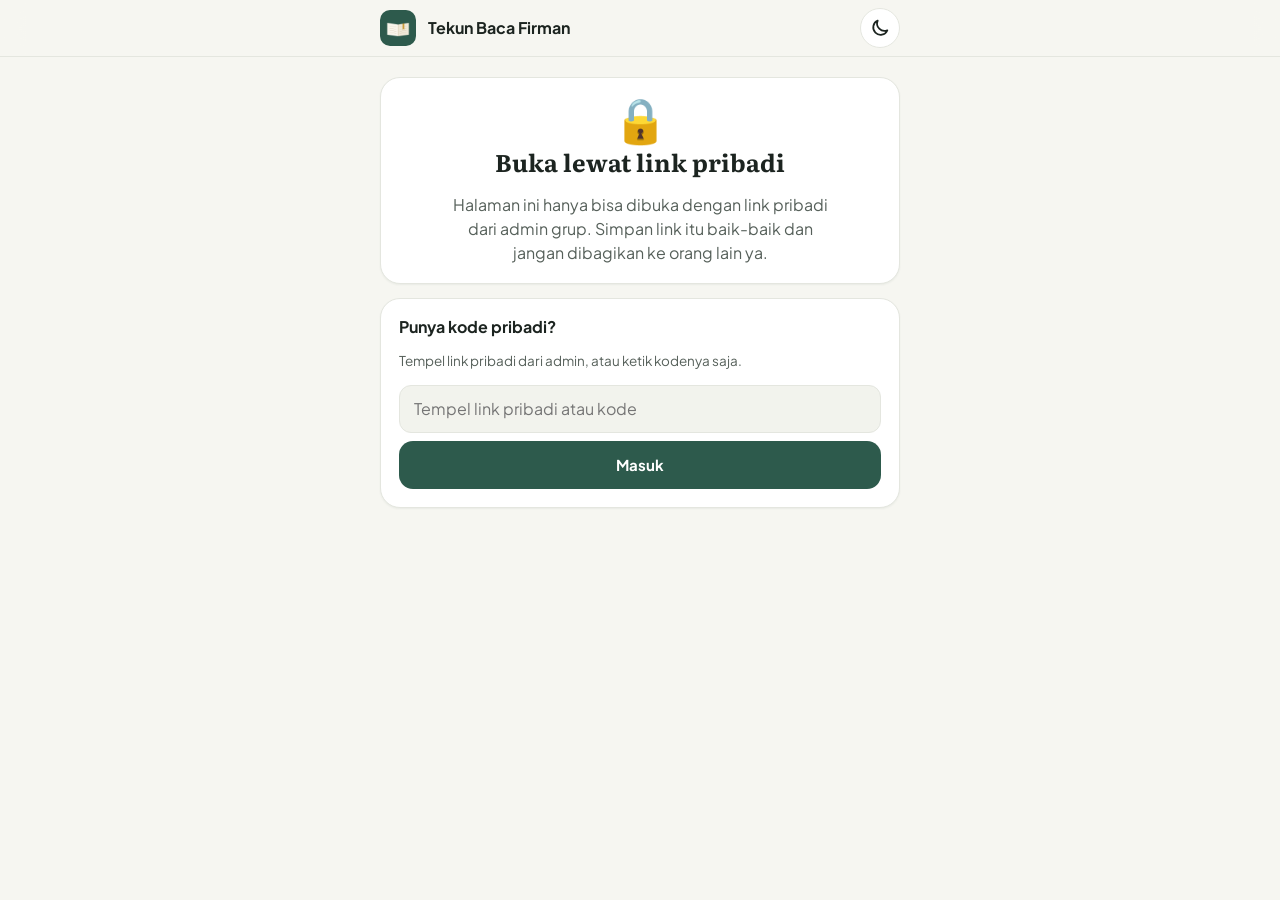
<file: index.html>
<!DOCTYPE html>
<html lang="id">
<head>
  <meta charset="utf-8">
  <meta name="viewport" content="width=device-width, initial-scale=1, viewport-fit=cover">
  <title>Tekun Baca Firman</title>
  <meta name="description" content="Lapor progres baca Alkitab bersama">
  <meta name="robots" content="noindex">
  <meta name="theme-color" content="#1e3d33">
  <meta name="apple-mobile-web-app-capable" content="yes">
  <meta name="mobile-web-app-capable" content="yes">
  <meta name="apple-mobile-web-app-title" content="Baca Firman">
  <meta name="apple-mobile-web-app-status-bar-style" content="default">
  <link rel="manifest" href="manifest.webmanifest">
  <link rel="icon" type="image/png" href="assets/icon-192.png">
  <link rel="apple-touch-icon" href="assets/apple-touch-icon.png">
  <link rel="preconnect" href="https://fonts.googleapis.com">
  <link rel="preconnect" href="https://fonts.gstatic.com" crossorigin>
  <link rel="stylesheet" href="https://fonts.googleapis.com/css2?family=Literata:opsz,wght@7..72,400;7..72,600&amp;family=Plus+Jakarta+Sans:wght@400;600;700&amp;display=swap">
  <link rel="stylesheet" href="assets/style.css?v=6.3">
  <link rel="stylesheet" href="assets/anggota.css?v=6.3">
  <script>try { var t = localStorage.getItem('tbf_theme'); if (t === 'dark' || t === 'light') document.documentElement.setAttribute('data-theme', t); } catch (e) {}</script>
</head>
<body class="anggota">
  <div id="demo-banner" class="demo-banner" hidden></div>
  <header class="topbar">
    <div class="wrap">
      <div class="brand"><img class="brand-mark" src="assets/icon-192.png" alt="">
        <span class="brand-txt"><span id="hello">Tekun Baca Firman</span><small id="group-name" hidden></small></span></div>
      <div class="top-right">
        <button class="icon-btn theme-btn" type="button" data-act="theme" aria-label="Ganti tema"></button>
        <button id="acct-btn" class="acct-btn" type="button" aria-haspopup="menu" aria-expanded="false" aria-label="Menu akun" hidden></button>
      </div>
    </div>
  </header>

  <main id="app" class="wrap"><div class="loading">Memuat…</div></main>

  <div id="actionbar" class="actionbar" role="region" aria-label="Laporkan bacaan"></div>
  <div id="toast" class="toast" role="status" aria-live="polite"></div>

  <script src="config.js?v=6.3"></script>
  <script src="assets/common.js?v=6.3"></script>
  <script src="assets/app.js?v=6.3"></script>
</body>
</html>
</file>
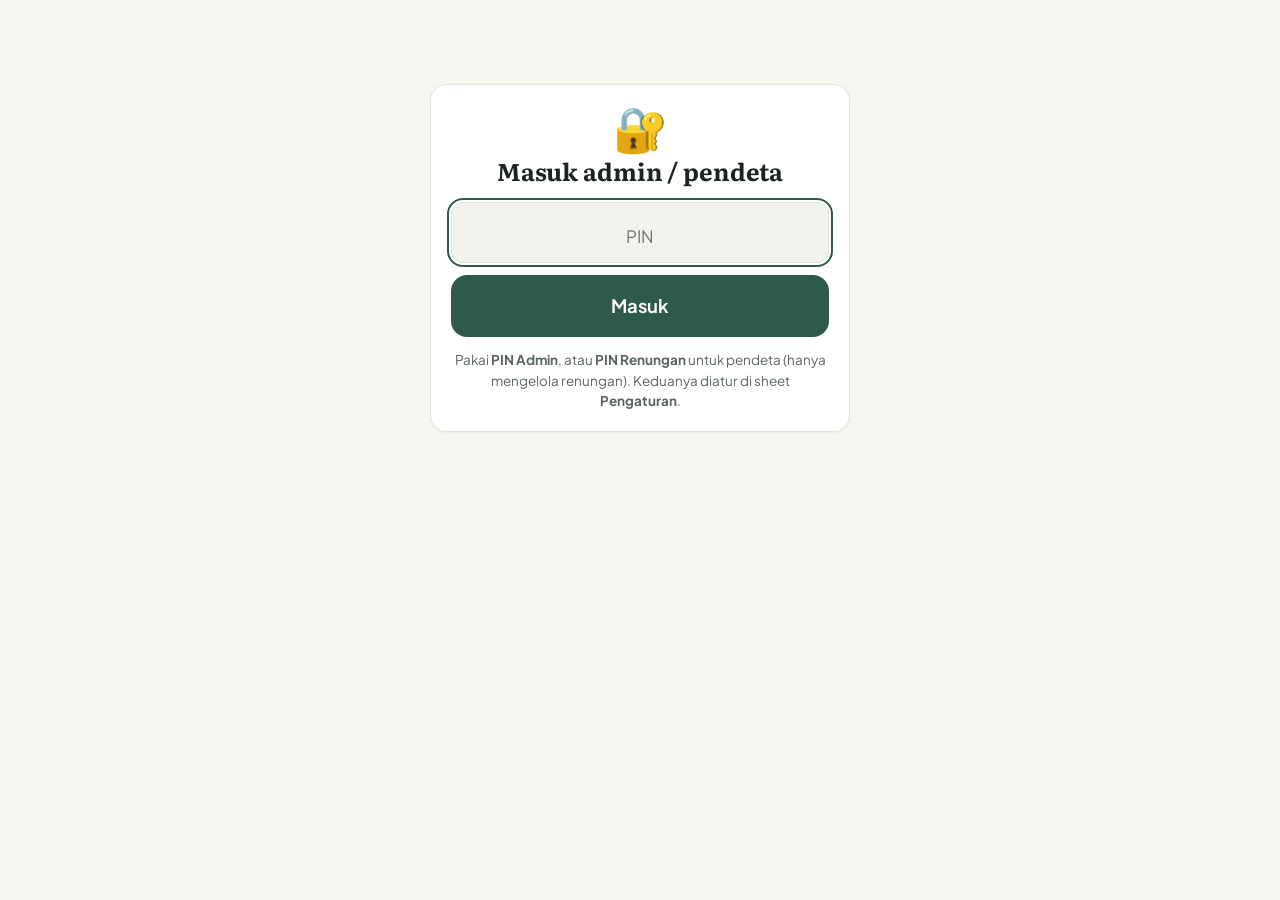
<file: admin.html>
<!DOCTYPE html>
<html lang="id">
<head>
  <meta charset="utf-8">
  <meta name="viewport" content="width=device-width, initial-scale=1, viewport-fit=cover">
  <title>Admin · Tekun Baca Firman</title>
  <meta name="robots" content="noindex">
  <meta name="theme-color" content="#1e3d33">
  <meta name="apple-mobile-web-app-capable" content="yes">
  <meta name="apple-mobile-web-app-title" content="Admin Baca">
  <link rel="icon" type="image/png" href="assets/icon-192.png">
  <link rel="apple-touch-icon" href="assets/apple-touch-icon.png">
  <link rel="preconnect" href="https://fonts.googleapis.com">
  <link rel="preconnect" href="https://fonts.gstatic.com" crossorigin>
  <link rel="stylesheet" href="https://fonts.googleapis.com/css2?family=Literata:opsz,wght@7..72,500;7..72,600&amp;family=Plus+Jakarta+Sans:wght@400;500;600;700&amp;display=swap">
  <link rel="stylesheet" href="assets/style.css?v=6.3">
  <link rel="stylesheet" href="assets/admin.css?v=6.3">
  <script>try { if (localStorage.getItem('tbf_side_mini') === '1') document.documentElement.classList.add('side-mini'); var t = localStorage.getItem('tbf_theme'); if (t === 'dark' || t === 'light') document.documentElement.setAttribute('data-theme', t); } catch (e) {}</script>
</head>
<body class="admin">
  <div id="demo-banner" class="demo-banner" hidden></div>
  <div class="adm">
    <aside id="side" class="side" hidden aria-label="Menu admin">
      <div class="side-brand">
        <img class="brand-mark" src="assets/icon-192.png" alt="">
        <div class="side-label"><span id="side-name">Tekun Baca Firman</span><small id="side-role">Admin</small></div>
      </div>
      <nav id="side-nav" class="side-nav"></nav>
      <div class="side-foot">
        <a class="side-link" href="./" title="Halaman anggota">
          <svg viewBox="0 0 24 24" aria-hidden="true"><path d="M4 11.5 12 5l8 6.5M6.5 10v9h11v-9"/></svg><span class="side-label">Halaman anggota</span></a>
        <button class="side-link" type="button" data-act="logout" title="Keluar">
          <svg viewBox="0 0 24 24" aria-hidden="true"><path d="M15 4h3a2 2 0 0 1 2 2v12a2 2 0 0 1-2 2h-3M10 16l-4-4 4-4M6 12h10"/></svg><span class="side-label">Keluar</span></button>
        <button class="side-link" type="button" data-act="theme" data-label aria-label="Ganti tema"></button>
        <button class="side-link side-toggle" type="button" data-act="side-toggle" aria-expanded="true" title="Ciutkan menu">
          <svg viewBox="0 0 24 24" aria-hidden="true"><rect x="3.5" y="4.5" width="17" height="15" rx="3"/><path d="M9.5 4.5v15M15.5 10l-2 2 2 2"/></svg><span class="side-label">Ciutkan menu</span></button>
      </div>
    </aside>

    <div class="adm-main">
      <header class="topbar">
        <div class="wrap">
          <div class="brand"><img class="brand-mark" src="assets/icon-192.png" alt=""><span id="group-name">Tekun Baca Firman</span><span class="tag">Admin</span></div>
          <div id="admin-tools" class="top-tools" hidden>
            <span id="sync" class="sync" hidden aria-live="polite"><i aria-hidden="true"></i><span>Memperbarui</span></span>
            <span id="updated" class="updated" aria-live="polite"></span>
            <button class="icon-btn ghost theme-btn" type="button" data-act="theme" aria-label="Ganti tema"></button>
            <button id="btn-refresh" class="icon-btn ghost" type="button" aria-label="Muat ulang data" title="Muat ulang">
              <svg viewBox="0 0 24 24"><path d="M20 12a8 8 0 1 1-2.34-5.66M20 4v5h-5"/></svg></button>
            <button id="btn-logout" class="icon-btn ghost" type="button" data-act="logout" aria-label="Keluar" title="Keluar">
              <svg viewBox="0 0 24 24"><path d="M15 4h3a2 2 0 0 1 2 2v12a2 2 0 0 1-2 2h-3M10 16l-4-4 4-4M6 12h10"/></svg></button>
          </div>
        </div>
      </header>
      <div id="daybar" class="dayhead" hidden></div>
      <main id="app" class="wrap"><div class="loading">Memuat…</div></main>
    </div>
  </div>

  <div id="rbar" class="rbar" hidden></div>
  <nav id="bottomnav" class="bottomnav" hidden aria-label="Menu admin"></nav>
  <div id="toast" class="toast" role="status" aria-live="polite"></div>

  <script src="config.js?v=6.3"></script>
  <script src="assets/common.js?v=6.3"></script>
  <script src="assets/admin.js?v=6.3"></script>
</body>
</html>
</file>
<file: assets/style.css>
/* Tekun Baca Firman — tampilan (mobile-first) */
:root {
  --bg: #f5f0e6;
  --surface: #fffdf8;
  --surface-2: #f8f3e9;
  --ink: #1c2420;
  --muted: #6b6f68;
  --line: #e6ddcc;
  --primary: #2d5a4c;
  --primary-hover: #234a3e;
  --primary-soft: #e1ebe5;
  --on-primary: #ffffff;
  --ok: #2f7a52;
  --ok-soft: #dff0e5;
  --warn: #a35d24;
  --warn-soft: #f7e7d6;
  --danger: #a23d30;
  --danger-soft: #f5dfdb;
  --wa: #1f9e55;
  --radius: 18px;
  --shadow: 0 1px 2px rgba(60, 45, 15, .05), 0 8px 24px rgba(60, 45, 15, .06);
  --font: system-ui, -apple-system, "Segoe UI", Roboto, "Helvetica Neue", Arial, sans-serif;
  --serif: "Iowan Old Style", "Palatino Linotype", Palatino, "Book Antiqua", Georgia, serif;
  --top-h: 56px;
  --safe-t: env(safe-area-inset-top, 0px);
  --safe-b: env(safe-area-inset-bottom, 0px);
  color-scheme: light;
}
@media (prefers-color-scheme: dark) {
  html:not([data-theme="light"]) {
    --bg: #121815; --surface: #1a221e; --surface-2: #212a25; --ink: #ece7dc; --muted: #9ba39c; --line: #2d3832;
    --primary: #7dbaa1; --primary-hover: #93c9b2; --primary-soft: #22362e; --on-primary: #0e1411;
    --ok: #7fca9f; --ok-soft: #1e3729; --warn: #e6a86f; --warn-soft: #3a2b1d; --danger: #ec9284; --danger-soft: #3e2320;
    --wa: #3ccf7a; --shadow: none; color-scheme: dark;
  }
}
html[data-theme="dark"] {
    --bg: #121815; --surface: #1a221e; --surface-2: #212a25; --ink: #ece7dc; --muted: #9ba39c; --line: #2d3832;
    --primary: #7dbaa1; --primary-hover: #93c9b2; --primary-soft: #22362e; --on-primary: #0e1411;
    --ok: #7fca9f; --ok-soft: #1e3729; --warn: #e6a86f; --warn-soft: #3a2b1d; --danger: #ec9284; --danger-soft: #3e2320;
    --wa: #3ccf7a; --shadow: none; color-scheme: dark;
  }

* { box-sizing: border-box; }
html { -webkit-text-size-adjust: 100%; }
body {
  margin: 0; background: var(--bg); color: var(--ink);
  font: 16px/1.5 var(--font); -webkit-font-smoothing: antialiased;
  -webkit-tap-highlight-color: transparent; overscroll-behavior-y: none;
}
body.no-scroll { overflow: hidden; }
body.has-bar, body.has-nav { padding-bottom: calc(84px + var(--safe-b)); }
button, a, input, select, textarea { font: inherit; color: inherit; touch-action: manipulation; }
a { color: var(--primary); }
[hidden] { display: none !important; }
svg { width: 22px; height: 22px; fill: none; stroke: currentColor; stroke-width: 1.9; stroke-linecap: round; stroke-linejoin: round; }

.wrap { max-width: 560px; margin: 0 auto; padding: 0 14px; }
main.wrap { padding-top: 14px; padding-bottom: 28px; min-height: 60vh; }
.admin .wrap { max-width: 760px; }

/* ---------- topbar ---------- */
.topbar {
  position: sticky; top: 0; z-index: 20; padding-top: var(--safe-t);
  background: var(--bg); background: color-mix(in srgb, var(--bg) 88%, transparent);
  -webkit-backdrop-filter: blur(12px); backdrop-filter: blur(12px);
  border-bottom: 1px solid var(--line);
}
.topbar .wrap { display: flex; align-items: center; justify-content: space-between; gap: 10px; height: var(--top-h); }
.brand { display: flex; align-items: center; gap: 10px; min-width: 0; font-family: var(--serif); font-weight: 700; font-size: 16.5px; letter-spacing: .02em; }
.brand #group-name { white-space: nowrap; overflow: hidden; text-overflow: ellipsis; }
.brand-mark { width: 32px; height: 32px; flex: none; border-radius: 9px; }
.tag { flex: none; font: 700 10px/1 var(--font); letter-spacing: .1em; text-transform: uppercase; padding: 5px 8px; border-radius: 999px; background: var(--primary-soft); color: var(--primary); }
.top-tools { display: flex; gap: 4px; flex: none; }
.top-tools { align-items: center; }
.sync { display: inline-flex; align-items: center; gap: 6px; flex: none; font-size: 12px; font-weight: 650; color: var(--muted); padding: 4px 10px; border-radius: 999px; background: var(--surface-2); border: 1px solid var(--line); }
.sync i { width: 10px; height: 10px; border-radius: 50%; border: 2px solid var(--line); border-top-color: var(--primary); animation: spin .8s linear infinite; }
.admin .sync { font-size: 0; gap: 0; padding: 6px; } /* admin: cukup ikon putar, hemat tempat */

.demo-banner { background: #f8ecc4; color: #5b4510; font-size: 12.5px; padding: 7px 14px; text-align: center; padding-top: calc(7px + var(--safe-t)); }
.demo-banner:not([hidden]) + .topbar { padding-top: 0; }
.demo-banner .demo-admin { color: inherit; font-weight: 700; margin-left: 4px; white-space: nowrap; }
.demo-banner .link-btn { color: #5b4510; font-size: 12.5px; padding: 0 4px; min-height: 0; }
@media (prefers-color-scheme: dark) {
  html:not([data-theme="light"]) .demo-banner { background: #3a3218; color: #f0dfa8; }
  html:not([data-theme="light"]) .demo-banner .link-btn { color: #f0dfa8; }
}
html[data-theme="dark"] .demo-banner { background: #3a3218; color: #f0dfa8; }
html[data-theme="dark"] .demo-banner .link-btn { color: #f0dfa8; }

/* ---------- teks & kartu ---------- */
.eyebrow { margin: 0; font-size: 11.5px; font-weight: 700; letter-spacing: .08em; text-transform: uppercase; color: var(--muted); }
.muted { color: var(--muted); }
.small { font-size: 13.5px; }
.center { text-align: center; }
.nomb { margin-bottom: 0; }
.mt { margin-top: 16px !important; margin-bottom: 8px; }
.mt-s { margin-top: 8px; }
.mb { margin-bottom: 12px; }
.err { color: var(--danger); margin: 0; font-size: 14px; }

.card {
  background: var(--surface); border: 1px solid var(--line); border-radius: var(--radius);
  padding: 16px; margin: 0 0 12px; box-shadow: var(--shadow);
}
.card h2 { margin: 4px 0 8px; font-family: var(--serif); font-size: 24px; line-height: 1.2; }
.card h3 { margin: 0; font-size: 16px; line-height: 1.3; }
.card-head { display: flex; align-items: center; justify-content: space-between; gap: 10px; margin-bottom: 10px; }
.card > p:last-child { margin-bottom: 0; }
.center-card { text-align: center; padding: 28px 20px; }
.center-card p { max-width: 380px; margin-left: auto; margin-right: auto; }
.big-icon { font-size: 44px; line-height: 1; margin-bottom: 8px; }
.loading { padding: 80px 0; text-align: center; color: var(--muted); }
.loading::before {
  content: ""; display: block; width: 30px; height: 30px; margin: 0 auto 14px; border-radius: 50%;
  border: 3px solid var(--line); border-top-color: var(--primary); animation: spin .8s linear infinite;
}
@keyframes spin { to { transform: rotate(360deg); } }

/* ---------- tombol & input ---------- */
.btn-primary, .btn-secondary, .btn-ghost, .btn-wa, .btn-light {
  display: inline-flex; align-items: center; justify-content: center; gap: 8px;
  min-height: 48px; padding: 0 16px; border-radius: 14px; border: 1px solid transparent;
  font-weight: 650; font-size: 15.5px; cursor: pointer; text-decoration: none; text-align: center; line-height: 1.2;
  transition: transform .08s ease, background-color .15s ease, opacity .15s ease;
}
.btn-primary { background: var(--primary); color: var(--on-primary); }
.btn-secondary { background: var(--surface-2); border-color: var(--line); color: var(--ink); }
.btn-ghost { background: transparent; color: var(--muted); }
.btn-wa { background: var(--wa); color: #fff; }
.btn-light { background: #fff; color: #1e4136; }
.btn-primary:active, .btn-secondary:active, .btn-wa:active, .btn-light:active, .btn-ghost:active { transform: scale(.97); }
button:disabled { opacity: .45; cursor: not-allowed; transform: none !important; }
.btn-big { width: 100%; min-height: 62px; font-size: 18.5px; border-radius: 16px; }
.btn-wide { width: 100%; }
.link-btn {
  background: none; border: 0; padding: 8px 0; min-height: 40px; color: var(--primary); font-weight: 650; font-size: 14.5px;
  cursor: pointer; text-decoration: underline; text-underline-offset: 3px;
}
.link-btn.danger { color: var(--danger); display: block; margin: 14px auto 0; }
.link-btn.confirm { background: var(--danger-soft); border-radius: 10px; padding: 8px 12px; text-decoration: none; }
.chip-btn {
  flex: none; display: inline-flex; align-items: center; gap: 4px; min-height: 36px; padding: 0 12px; border-radius: 999px;
  border: 1px solid var(--line); background: var(--surface-2); color: var(--ink); font-size: 13.5px; font-weight: 650;
  cursor: pointer; text-decoration: none; white-space: nowrap;
}
.chip-btn.wa { color: var(--wa); }
.icon-btn {
  width: 44px; height: 44px; flex: none; border-radius: 12px; border: 1px solid var(--line);
  background: var(--surface); font-size: 26px; line-height: 1; cursor: pointer; display: grid; place-items: center; padding: 0;
}
.icon-btn.ghost { border-color: transparent; background: transparent; color: var(--muted); }
.icon-btn:disabled { opacity: .3; }
.input {
  width: 100%; min-height: 48px; padding: 10px 14px; border-radius: 12px; border: 1px solid var(--line);
  background: var(--surface-2); color: var(--ink); font-size: 16px; /* ≥16px: iPhone tidak zoom */
}
.input.mono { font: 14px/1.4 ui-monospace, SFMono-Regular, Menlo, monospace; min-height: 44px; }
.input:focus, .btn-primary:focus-visible, .btn-secondary:focus-visible, .icon-btn:focus-visible, .person:focus-visible,
.check:focus-visible, .tick-btn:focus-visible, .cell:focus-visible, .nav-btn:focus-visible, .chip-btn:focus-visible {
  outline: 2px solid var(--primary); outline-offset: 2px;
}
.pin-input { text-align: center; font-size: 26px; letter-spacing: .35em; }
.row-btns { display: flex; gap: 10px; }
.row-btns > * { flex: 1 1 0; }
.pill { display: inline-grid; place-items: center; min-width: 24px; height: 22px; padding: 0 7px; margin-left: 4px; border-radius: 999px; font-size: 12px; font-weight: 750; vertical-align: 2px; }
.pill.warn { background: var(--warn-soft); color: var(--warn); }
@media (hover: hover) {
  .btn-primary:hover:not(:disabled) { background: var(--primary-hover); }
  .btn-secondary:hover, .chip-btn:hover, .person:hover, .check:hover:not(:disabled) { border-color: var(--primary); }
}

/* ---------- kartu bacaan hari ini ---------- */
.today { background: linear-gradient(155deg, #2f5f50 0%, #1e4136 100%); border-color: transparent; color: #fff; padding: 20px 18px; }
.today .eyebrow { color: rgba(255, 255, 255, .78); text-transform: none; letter-spacing: 0; font-size: 15px; font-weight: 600; }
.today-date { margin: 14px 0 0; font-size: 12px; font-weight: 700; letter-spacing: .08em; text-transform: uppercase; color: rgba(255, 255, 255, .65); }
.today .reading { font-family: var(--serif); font-size: 34px; line-height: 1.08; margin: 4px 0 18px; }
.today .note { margin: -10px 0 16px; font-size: 14px; color: rgba(255, 255, 255, .8); }
.today .btn-big { box-shadow: 0 6px 18px rgba(0, 0, 0, .22); }
.tick { display: inline-grid; place-items: center; width: 28px; height: 28px; border-radius: 50%; background: #2f5f50; color: #fff; font-size: 15px; }
.today.is-done { background: var(--ok-soft); color: var(--ink); }
.today.is-done .eyebrow, .today.is-done .today-date, .today.is-done .note { color: var(--muted); }
.done-state { display: flex; align-items: center; gap: 14px; margin: 0 0 4px; }
.done-state strong { display: block; font-size: 17px; }
.done-state span { color: var(--muted); font-size: 14px; }
.done-mark {
  display: grid !important; place-items: center; width: 54px; height: 54px; flex: none; border-radius: 50%;
  background: var(--surface); box-shadow: 0 2px 8px rgba(0, 0, 0, .08); font-size: 28px !important; line-height: 1;
  animation: pop .45s cubic-bezier(.2, 1.5, .4, 1);
}
@keyframes pop { from { transform: scale(.3); opacity: 0; } to { transform: scale(1); opacity: 1; } }

/* ---------- daftar centang ---------- */
.check-list { list-style: none; margin: 10px 0 6px; padding: 0; display: grid; gap: 8px; }
.check {
  width: 100%; display: grid; grid-template-columns: 26px 1fr auto; align-items: center; gap: 12px; min-height: 54px;
  padding: 10px 14px; border-radius: 14px; border: 1px solid var(--line); background: var(--surface-2); cursor: pointer; text-align: left;
}
.check .box { width: 24px; height: 24px; border-radius: 8px; border: 2px solid var(--muted); display: grid; place-items: center; transition: background-color .12s; }
.check.on { border-color: var(--primary); background: var(--primary-soft); }
.check.on .box { background: var(--primary); border-color: var(--primary); }
.check.on .box::after { content: "✓"; color: var(--on-primary); font-size: 14px; font-weight: 800; }
.check.busy { opacity: .6; }
.check.busy .box { animation: pulse 1s ease infinite; }
.cl-main { font-weight: 650; }
.cl-sub { font-size: 13px; color: var(--muted); white-space: nowrap; }
@keyframes pulse { 50% { opacity: .3; } }

/* ---------- progres ---------- */
.stats-row { display: grid; grid-template-columns: repeat(3, 1fr); gap: 8px; text-align: center; margin-bottom: 12px; }
.stat { padding: 10px 4px; border-radius: 12px; background: var(--surface-2); }
.stat.warn { background: var(--warn-soft); color: var(--warn); }
.stat-num { display: block; font-family: var(--serif); font-size: 24px; font-weight: 700; line-height: 1.15; }
.stat-label { font-size: 12px; color: var(--muted); }
.stat.warn .stat-label { color: inherit; }
.bar { height: 10px; border-radius: 999px; background: var(--surface-2); border: 1px solid var(--line); overflow: hidden; }
.bar span { display: block; height: 100%; background: var(--primary); border-radius: 999px; transition: width .4s ease; }
.hgrid { display: grid; grid-template-columns: repeat(7, 1fr); gap: 6px; }
.hcell { display: flex; flex-direction: column; align-items: center; gap: 4px; padding: 7px 0; border-radius: 10px; background: var(--surface-2); border: 1px solid var(--line); min-width: 0; }
.hcell.ok { background: var(--ok-soft); border-color: transparent; }
.hcell.cur { outline: 2px solid var(--primary); outline-offset: 1px; }
.hdate { font-size: 11px; color: var(--muted); font-weight: 650; }
.hdot { width: 22px; height: 22px; border-radius: 50%; display: grid; place-items: center; font-size: 12px; font-weight: 800; border: 2px dashed var(--line); }
.hcell.ok .hdot { background: var(--ok); color: #fff; border: 0; }

/* ---------- teman ---------- */
.toggle { width: 100%; background: none; border: 0; padding: 0; margin: 0; min-height: 32px; cursor: pointer; text-align: left; }
.toggle h3 { flex: 1; }
.chev { color: var(--muted); }
.board-list { list-style: none; margin: 8px 0 0; padding: 0; }
.board-list li { display: flex; justify-content: space-between; gap: 12px; padding: 11px 2px; border-top: 1px solid var(--line); font-size: 15px; }
.board-list li.me { font-weight: 750; }
.b-status { font-size: 14px; font-weight: 650; white-space: nowrap; }
.board-list .ok .b-status { color: var(--ok); }
.board-list .late .b-status { color: var(--warn); }

.tip { display: flex; gap: 12px; align-items: flex-start; background: var(--primary-soft); border-color: transparent; }
.tip-icon { font-size: 28px; line-height: 1.2; }
.tip p { margin: 4px 0 0; }
.tip .link-btn { min-height: 36px; padding: 6px 0 0; }

.demo-card { background: #fbf3d6; border-color: #eedc9e; }
.demo-card p { margin: 4px 0 10px; }
.demo-links { display: grid; grid-template-columns: 1fr 1fr; gap: 8px; }
@media (prefers-color-scheme: dark) {
  html:not([data-theme="light"]) .demo-card { background: #2c2716; border-color: #4a4224; }
}
html[data-theme="dark"] .demo-card { background: #2c2716; border-color: #4a4224; }

/* ---------- bilah aksi bawah (anggota) ---------- */
.actionbar {
  position: fixed; left: 0; right: 0; bottom: 0; z-index: 30;
  padding: 10px 0 calc(10px + var(--safe-b)); background: var(--surface); border-top: 1px solid var(--line);
  box-shadow: 0 -8px 24px rgba(0, 0, 0, .08); transform: translateY(110%); visibility: hidden;
  transition: transform .22s ease, visibility .22s;
}
.actionbar.show { transform: translateY(0); visibility: visible; }
.actionbar-in { display: grid; grid-template-columns: auto 1fr; gap: 10px; }
.actionbar .btn-primary { min-height: 52px; font-size: 16.5px; }

/* ---------- toast ---------- */
.toast {
  position: fixed; left: 50%; bottom: calc(18px + var(--safe-b)); z-index: 60;
  display: flex; align-items: center; gap: 14px; width: max-content; max-width: calc(100% - 28px);
  background: #1c2420; color: #fff; padding: 12px 16px; border-radius: 14px; font-size: 14.5px;
  box-shadow: 0 12px 30px rgba(0, 0, 0, .28); opacity: 0; visibility: hidden; pointer-events: none;
  transform: translate(-50%, 16px); transition: transform .22s ease, opacity .22s ease, visibility .22s;
}
.toast.lift { bottom: calc(92px + var(--safe-b)); }
.toast.show { transform: translate(-50%, 0); opacity: 1; visibility: visible; pointer-events: auto; }
@media (prefers-color-scheme: dark) {
  html:not([data-theme="light"]) .toast { background: #ece7dc; color: #1c2420; }
  html:not([data-theme="light"]) .toast button { color: #1f7a4a !important; }
}
html[data-theme="dark"] .toast { background: #ece7dc; color: #1c2420; }
html[data-theme="dark"] .toast button { color: #1f7a4a !important; }
.toast button { background: none; border: 0; color: #9fe0bd; font-weight: 750; cursor: pointer; padding: 6px 4px; white-space: nowrap; }

/* ---------- lembar bawah (modal) ---------- */
.modal { position: fixed; inset: 0; z-index: 50; background: rgba(8, 12, 10, .5); display: flex; align-items: flex-end; justify-content: center; animation: fade .15s ease; }
.modal-sheet {
  width: 100%; max-width: 640px; max-height: 92vh; max-height: 92dvh; overflow: auto; overscroll-behavior: contain;
  background: var(--surface); border-radius: 22px 22px 0 0; padding: 8px 16px calc(24px + var(--safe-b)); animation: up .24s ease;
}
.grab { width: 40px; height: 5px; border-radius: 9px; background: var(--line); margin: 0 auto 10px; }
@media (min-width: 720px) { .modal { align-items: center; } .modal-sheet { border-radius: 22px; padding-top: 16px; } .grab { display: none; } }
@keyframes fade { from { opacity: 0; } }
@keyframes up { from { transform: translateY(40px); opacity: .4; } }
.modal-head { display: flex; justify-content: space-between; align-items: flex-start; gap: 12px; margin-bottom: 12px; }
.modal-head h2 { margin: 2px 0 2px; font-family: var(--serif); font-size: 26px; line-height: 1.15; }
.modal-sheet h4 { margin: 20px 0 8px; font-size: 15px; }
.btn-wide.confirm { background: var(--primary); color: var(--on-primary); border-color: var(--primary); }
.modal-sheet .btn-ghost.btn-wide { margin-top: 8px; color: var(--primary); }

/* ============ ADMIN ============ */
.login { max-width: 420px; margin: 32px auto; text-align: center; }
.login form { display: grid; gap: 12px; margin: 16px 0 12px; }

.daybar {
  position: sticky; top: calc(var(--top-h) + var(--safe-t)); z-index: 15;
  background: var(--surface); border-bottom: 1px solid var(--line); box-shadow: 0 6px 16px rgba(60, 45, 15, .05);
}
.daybar-in { display: grid; grid-template-columns: 44px 1fr 44px; align-items: center; gap: 8px; padding-top: 8px; padding-bottom: 8px; }
.daybar-mid { text-align: center; min-width: 0; }
.daybar-date { display: flex; align-items: center; justify-content: center; gap: 6px; font-size: 12.5px; color: var(--muted); font-weight: 600; }
.daybar-read { display: block; font-family: var(--serif); font-size: 21px; line-height: 1.2; white-space: nowrap; overflow: hidden; text-overflow: ellipsis; }
.mini-pill { border: 0; border-radius: 999px; padding: 2px 8px; font-size: 11px; font-weight: 700; background: var(--warn-soft); color: var(--warn); cursor: pointer; }
.mini-pill.on { background: var(--primary-soft); color: var(--primary); cursor: default; }

.bottomnav {
  position: fixed; left: 0; right: 0; bottom: 0; z-index: 30;
  background: var(--surface); border-top: 1px solid var(--line); padding-bottom: var(--safe-b);
  box-shadow: 0 -6px 20px rgba(0, 0, 0, .05);
}
.bottomnav-in { max-width: 560px; margin: 0 auto; display: grid; grid-auto-flow: column; grid-auto-columns: 1fr; }
.nav-btn {
  display: flex; flex-direction: column; align-items: center; gap: 3px; min-height: 62px; padding: 9px 2px 8px;
  background: none; border: 0; color: var(--muted); font-size: 11.5px; font-weight: 650; cursor: pointer; position: relative;
}
.nav-btn svg { width: 24px; height: 24px; }
.nav-btn.on { color: var(--primary); }
.nav-btn.on::before { content: ""; position: absolute; top: 0; left: 28%; right: 28%; height: 3px; border-radius: 0 0 3px 3px; background: var(--primary); }

.kpis { display: grid; grid-template-columns: repeat(3, 1fr); gap: 8px; margin-bottom: 12px; }
.kpi {
  display: flex; flex-direction: column; gap: 3px; padding: 12px 12px; border-radius: 16px;
  background: var(--surface); border: 1px solid var(--line); box-shadow: var(--shadow); border-top: 4px solid var(--ok);
}
.kpi.warn { border-top-color: var(--warn); }
.kpi.danger { border-top-color: var(--danger); }
.kpi-num { font-family: var(--serif); font-size: 28px; font-weight: 700; line-height: 1; }
.kpi-num small { font-size: 15px; font-weight: 400; color: var(--muted); }
.kpi-label { font-size: 12.5px; color: var(--muted); }

.recap-text {
  width: 100%; min-height: 260px; resize: vertical; padding: 12px 14px; border-radius: 12px;
  border: 1px solid var(--line); background: var(--surface-2); color: var(--ink); font: 15px/1.6 var(--font);
}

.seg { display: flex; gap: 4px; padding: 4px; margin: 10px 0; border-radius: 14px; background: var(--surface-2); border: 1px solid var(--line); }
.seg-btn { flex: 1; min-height: 40px; border: 0; background: none; border-radius: 10px; font-weight: 650; font-size: 14px; color: var(--muted); cursor: pointer; }
.seg-btn b { font-weight: 750; opacity: .8; }
.seg-btn.on { background: var(--surface); color: var(--ink); box-shadow: 0 1px 4px rgba(0, 0, 0, .1); }

.clist { display: grid; gap: 6px; }
.crow { display: flex; align-items: center; gap: 8px; padding: 4px 4px 4px 0; border-radius: 14px; border: 1px solid var(--line); background: var(--surface-2); }
.crow.on { background: var(--ok-soft); border-color: transparent; }
.crow-main { flex: 1; min-width: 0; display: flex; flex-direction: column; align-items: flex-start; padding: 8px 12px; background: none; border: 0; cursor: pointer; text-align: left; }
.p-name { font-weight: 650; }
.p-sub { font-size: 12.5px; color: var(--muted); }
.p-sub.warn { color: var(--warn); }
.tick-btn {
  flex: none; width: 50px; height: 50px; border-radius: 50%; border: 2px solid var(--line); background: var(--surface);
  color: transparent; font-size: 22px; font-weight: 800; cursor: pointer; display: grid; place-items: center;
  transition: background-color .12s, transform .1s;
}
.tick-btn:active { transform: scale(.9); }
.tick-btn.on { background: var(--ok); border-color: var(--ok); color: #fff; }
.tick-btn.busy { animation: pulse 1s ease infinite; }

.list-tools { display: grid; grid-template-columns: 1fr 1fr; gap: 8px; margin-bottom: 10px; }
.list-tools select { min-width: 0; }
.plist { display: grid; gap: 6px; }
.person {
  display: flex; align-items: center; justify-content: space-between; gap: 12px; width: 100%; min-height: 60px;
  padding: 10px 14px; border-radius: 14px; border: 1px solid var(--line); background: var(--surface-2); cursor: pointer; text-align: left;
}
.p-main { display: flex; flex-direction: column; min-width: 0; }
.p-right { display: flex; flex-direction: column; align-items: flex-end; gap: 6px; flex: none; }
.badge { font-size: 12.5px; font-weight: 700; padding: 4px 10px; border-radius: 999px; white-space: nowrap; }
.badge.ok { background: var(--ok-soft); color: var(--ok); }
.badge.warn { background: var(--warn-soft); color: var(--warn); }
.badge.danger { background: var(--danger-soft); color: var(--danger); }
.mini-bar { width: 76px; height: 5px; border-radius: 9px; background: var(--line); overflow: hidden; }
.mini-bar span { display: block; height: 100%; background: var(--primary); }

.matrix-wrap { overflow-x: auto; margin: 0 -16px; padding: 0 16px 4px; -webkit-overflow-scrolling: touch; }
.matrix { border-collapse: separate; border-spacing: 0; font-size: 13px; }
.matrix th, .matrix td { padding: 3px 2px; text-align: center; }
.matrix thead th { font-size: 11px; font-weight: 600; color: var(--muted); white-space: nowrap; vertical-align: bottom; padding-bottom: 6px; }
.matrix thead th span { display: block; color: var(--ink); font-weight: 750; }
.matrix thead th small { display: block; font-size: 10px; font-weight: 500; }
.matrix thead th.sel span, .matrix thead th.sel small { color: var(--primary); }
.matrix .m-name { position: sticky; left: 0; z-index: 1; background: var(--surface); text-align: left; padding-right: 8px; }
.matrix .m-name button { background: none; border: 0; padding: 6px 0; font-weight: 650; font-size: 13.5px; cursor: pointer; white-space: nowrap; max-width: 104px; overflow: hidden; text-overflow: ellipsis; }
.cell { width: 34px; height: 34px; border-radius: 9px; border: 1.5px dashed var(--line); background: none; padding: 0; cursor: pointer; font-size: 14px; font-weight: 800; color: #fff; }
.cell.on { background: var(--ok); border: 0; }
.cell.busy { animation: pulse 1s ease infinite; }
.tot { font-weight: 700; color: var(--muted); font-size: 12.5px; padding-top: 6px !important; }

.efield { margin-top: 14px; }
.efield label { display: block; font-size: 13.5px; font-weight: 650; margin-bottom: 6px; }
.emoji-input { font-size: 22px; text-align: center; letter-spacing: .05em; min-height: 50px; }
.echips { display: flex; gap: 6px; overflow-x: auto; padding: 8px 2px 4px; margin: 0 -2px; scrollbar-width: none; }
.echips::-webkit-scrollbar { display: none; }
.echip { flex: none; min-width: 46px; height: 46px; padding: 0 8px; border-radius: 12px; border: 1px solid var(--line); background: var(--surface-2); font-size: 22px; cursor: pointer; }
.echip.on { border: 2px solid var(--primary); background: var(--primary-soft); }
.epreview-wrap { position: sticky; top: calc(var(--top-h) + var(--safe-t)); z-index: 5; margin: 0 -16px; padding: 8px 16px 10px; background: var(--surface); border-bottom: 1px solid var(--line); }
.epreview-wrap .eyebrow { margin-bottom: 6px; }
.emo-save { position: sticky; bottom: calc(72px + var(--safe-b)); z-index: 5; margin: 14px -16px -16px; padding: 12px 16px; background: var(--surface); border-top: 1px solid var(--line); border-radius: 0 0 var(--radius) var(--radius); }
.epreview { margin: 0; padding: 12px 14px; border-radius: 12px; background: var(--surface-2); border: 1px dashed var(--line); font: 15px/1.6 var(--font); white-space: pre-wrap; }

.linklist { display: grid; gap: 6px; margin-top: 10px; }
.lrow { display: flex; align-items: center; gap: 6px; padding: 6px 6px 6px 12px; border-radius: 12px; background: var(--surface-2); border: 1px solid var(--line); }
.lrow-name { flex: 1; min-width: 0; text-align: left; background: none; border: 0; padding: 6px 0; font-weight: 650; cursor: pointer; white-space: nowrap; overflow: hidden; text-overflow: ellipsis; }

@media (min-width: 720px) {
  .wrap { padding: 0 20px; }
  main.wrap { padding-top: 20px; }
  .card { padding: 20px; }
  .today .reading { font-size: 38px; }
  .kpis { gap: 12px; }
}
@media (max-width: 360px) {
  .today .reading { font-size: 29px; }
  .kpi-num { font-size: 24px; }
  .nav-btn { font-size: 10.5px; }
}
@media (prefers-reduced-motion: reduce) { *, *::before, *::after { animation: none !important; transition: none !important; } }
.pin-input::placeholder { letter-spacing: normal; font-size: 17px; }

/* ============ v4: menu akun (kanan atas) ============ */
.acct-btn {
  position: relative; flex: none; display: inline-flex; align-items: center; gap: 4px;
  height: 44px; padding: 0 9px 0 4px; border-radius: 999px; border: 1px solid var(--line);
  background: var(--surface); cursor: pointer;
}
.acct-btn[aria-expanded="true"] { border-color: var(--primary); box-shadow: 0 0 0 3px var(--primary-soft); }
.acct-chev { font-size: 10px; color: var(--muted); }
.avatar {
  position: relative; flex: none; width: 34px; height: 34px; border-radius: 50%;
  display: grid; place-items: center; background: var(--av, #2d5a4c); color: #fff;
  font: 700 13.5px/1 var(--font); letter-spacing: .02em;
}
.avatar-empty { background: var(--surface-2); color: var(--primary); border: 1.5px dashed var(--primary); font-size: 18px; }
/* indikator "memperbarui": cincin tipis berputar di sekeliling avatar */
.acct-btn .avatar::after { content: ""; position: absolute; inset: -4px; border-radius: 50%; border: 2.5px solid transparent; }
.acct-btn.is-syncing .avatar::after { border-color: var(--primary-soft); border-top-color: var(--primary); animation: spin .8s linear infinite; }
.acct-count {
  position: absolute; top: -3px; left: 26px; min-width: 18px; height: 18px; padding: 0 5px; border-radius: 999px;
  background: var(--primary); color: var(--on-primary); font: 700 10.5px/18px var(--font); text-align: center;
  border: 2px solid var(--surface);
}

.menu-backdrop { position: fixed; inset: 0; z-index: 44; background: rgba(8, 12, 10, .12); animation: fade .15s ease; }
.acct-menu {
  position: fixed; right: 10px; z-index: 45; width: min(330px, calc(100vw - 20px));
  max-height: calc(100vh - 110px); max-height: calc(100dvh - 110px); overflow: auto; overscroll-behavior: contain;
  background: var(--surface); border: 1px solid var(--line); border-radius: 20px; padding: 8px;
  box-shadow: 0 18px 44px rgba(0, 0, 0, .2); transform-origin: top right; animation: menuIn .16s ease;
}
@keyframes menuIn { from { opacity: 0; transform: translateY(-6px) scale(.97); } }
.menu-label { padding: 8px 10px 6px; }
.acct-list { list-style: none; margin: 0; padding: 0; display: grid; gap: 2px; }
.acct-row { display: flex; align-items: center; gap: 2px; }
.acct-item {
  flex: 1; min-width: 0; display: flex; align-items: center; gap: 12px; min-height: 56px; padding: 8px 10px;
  border: 0; background: none; border-radius: 14px; cursor: pointer; text-align: left;
}
.acct-item.on { background: var(--primary-soft); }
.acct-name { flex: 1; min-width: 0; font-weight: 650; overflow: hidden; text-overflow: ellipsis; white-space: nowrap; }
.acct-sub { display: block; font-size: 12px; font-weight: 500; color: var(--muted); }
.acct-check { color: var(--primary); font-weight: 800; font-size: 17px; }
.acct-del {
  flex: none; min-width: 40px; height: 40px; padding: 0; border: 0; background: none; border-radius: 10px;
  color: var(--muted); font-size: 22px; line-height: 1; cursor: pointer;
}
.acct-del.confirm { padding: 0 10px; background: var(--danger-soft); color: var(--danger); font-size: 13px; font-weight: 750; }
.menu-sep { height: 1px; background: var(--line); margin: 6px 6px; }
.menu-empty { padding: 4px 10px 8px; margin: 0; }
.menu-add-btn {
  width: 100%; display: flex; align-items: center; gap: 12px; min-height: 52px; padding: 8px 10px;
  border: 0; background: none; border-radius: 14px; color: var(--primary); font-weight: 700; cursor: pointer; text-align: left;
}
.menu-add-btn .plus { width: 34px; height: 34px; border-radius: 50%; border: 1.5px dashed var(--primary); display: grid; place-items: center; font-size: 19px; font-weight: 600; }
.menu-add { padding: 4px 6px 2px; }
.menu-add p { margin: 4px 4px 8px; }
.menu-add .link-btn { display: block; margin: 2px auto 0; }
.menu-note { font-size: 11.5px; margin: 6px 10px 6px; }
.add-form { display: grid; gap: 8px; margin-top: 10px; }
.menu-add .add-form { margin-top: 0; }
.add-form .err { font-size: 13px; }
.saved-list { display: grid; gap: 4px; margin-top: 8px; }
.saved-list .acct-item { background: var(--surface-2); border: 1px solid var(--line); }
.mono-list code { font: 12.5px ui-monospace, SFMono-Regular, Menlo, monospace; background: rgba(0,0,0,.06); padding: 1px 5px; border-radius: 5px; }
@media (hover: hover) { .acct-item:hover { background: var(--surface-2); } .acct-item.on:hover { background: var(--primary-soft); } }

/* ============ v4: kirim ke grup WA ============ */
.today-actions { display: flex; justify-content: space-between; gap: 12px; flex-wrap: wrap; }
.wa-card { border-color: color-mix(in srgb, var(--wa) 35%, var(--line)); }
.wa-logo { font-size: 20px; }
.wa-chips { display: flex; gap: 8px; overflow-x: auto; padding: 2px 2px 8px; margin: 0 -2px 6px; scrollbar-width: none; scroll-snap-type: x proximity; }
.wa-chips::-webkit-scrollbar { display: none; }
.wa-chip {
  flex: none; scroll-snap-align: start; display: flex; flex-direction: column; align-items: flex-start; gap: 3px;
  min-height: 56px; padding: 9px 13px; border-radius: 14px; border: 1px solid var(--line); background: var(--surface-2);
  cursor: pointer; text-align: left; transition: background-color .12s, border-color .12s;
}
.wa-chip b { font-size: 14.5px; white-space: nowrap; }
.wa-chip small { font-size: 11.5px; color: var(--muted); white-space: nowrap; }
.wa-chip .st-ok { color: var(--ok); font-weight: 650; }
.wa-chip .st-no { color: var(--warn); font-weight: 650; }
.wa-chip.on { border: 2px solid var(--wa); padding: 8px 12px; background: color-mix(in srgb, var(--wa) 12%, var(--surface)); }
.wa-preview {
  margin: 0 0 10px; padding: 12px 14px; border-radius: 12px; background: var(--surface-2); border: 1px dashed var(--line);
  white-space: pre-wrap; font: 16px/1.55 var(--font);
}
.wa-preview.empty { color: var(--muted); font-size: 14.5px; }
.wa-warn { margin: -2px 0 10px; color: var(--warn); }
.wa-warn .link-btn { min-height: 0; padding: 0 0 0 4px; font-size: 13.5px; }
.btn-wa.disabled { opacity: .45; }

/* ============ v4.1: kartu WA ringkas ============ */
.wa-card .card-head { margin-bottom: 12px; }
.wa-card .wa-preview { font-size: 17px; font-weight: 600; }
.wa-more { margin: 0 0 6px; padding-top: 2px; }
.wa-more > p { margin: 0 0 8px; }
.wa-opts { display: flex; align-items: center; gap: 10px; flex-wrap: wrap; margin: 2px 0 10px; }
.seg-mini { margin: 0; padding: 3px; gap: 2px; }
.seg-mini .seg-btn { flex: none; min-width: 48px; min-height: 36px; font-size: 18px; }
.wa-opts .link-btn { margin-left: auto; min-height: 36px; padding: 0; }
.menu-note .ver { display: block; margin-top: 4px; opacity: .7; }

/* ============ v5: renungan harian ============ */
.rn-card { cursor: pointer; position: relative; transition: border-color .15s, box-shadow .15s; }
.rn-card:active { transform: scale(.995); }
.rn-card.rn-empty, .rn-card:not([data-act]) { cursor: default; }
.rn-card-top { display: flex; align-items: flex-start; gap: 12px; }
.rn-card-top > div { min-width: 0; flex: 1; }
.rn-card-top h3 { margin: 2px 0 0; font-family: var(--serif); font-size: 19px; }
.rn-card-top .small { margin: 4px 0 0; }
.rn-ico { flex: none; width: 40px; height: 40px; border-radius: 12px; display: grid; place-items: center; font-size: 20px; background: var(--primary-soft); }
.rn-prev {
  margin: 10px 0 8px; color: var(--muted); font-size: 14.5px; line-height: 1.5;
  display: -webkit-box; -webkit-line-clamp: 2; -webkit-box-orient: vertical; overflow: hidden;
}
.rn-more { display: inline-flex; align-items: center; gap: 4px; font-weight: 700; font-size: 14.5px; color: var(--primary); }
.rn-empty .link-btn { margin-top: 6px; }
.sk-line { height: 12px; border-radius: 6px; margin-top: 10px; background: linear-gradient(90deg, var(--surface-2), var(--line), var(--surface-2)); background-size: 200% 100%; animation: shimmer 1.2s ease infinite; }
.sk-line.short { width: 60%; }
@keyframes shimmer { 0% { background-position: 100% 0; } 100% { background-position: -100% 0; } }
@media (hover: hover) { .rn-card[data-act]:hover { border-color: var(--primary); } }

/* layar baca */
.reader {
  position: fixed; inset: 0; z-index: 55; display: flex; flex-direction: column;
  background: var(--bg); animation: readerIn .2s ease;
}
@keyframes readerIn { from { opacity: 0; transform: translateY(16px); } }
.reader-top {
  flex: none; display: grid; grid-template-columns: 44px 1fr auto; align-items: center; gap: 6px;
  padding: calc(6px + var(--safe-t)) 8px 6px; background: var(--surface); border-bottom: 1px solid var(--line);
}
.reader-top .icon-btn { font-size: 30px; }
.reader-title { min-width: 0; background: none; border: 0; padding: 4px 6px; border-radius: 10px; cursor: pointer; text-align: center; }
.reader-title b { display: block; font-family: var(--serif); font-size: 17.5px; white-space: nowrap; overflow: hidden; text-overflow: ellipsis; }
.rt-date { display: block; font-size: 11.5px; color: var(--muted); font-weight: 650; }
.rt-chev { font-size: 11px; color: var(--muted); font-family: var(--font); }
.reader-font { display: flex; gap: 2px; }
.reader-font button { min-width: 40px; height: 40px; border-radius: 10px; border: 1px solid var(--line); background: var(--surface-2); font-weight: 750; font-size: 14px; cursor: pointer; }
.reader-body { flex: 1; overflow-y: auto; -webkit-overflow-scrolling: touch; overscroll-behavior: contain; padding: 18px 18px 32px; }
.reader-bottom {
  flex: none; display: grid; grid-template-columns: 1fr auto 1fr; gap: 8px;
  padding: 8px 10px calc(8px + var(--safe-b)); background: var(--surface); border-top: 1px solid var(--line);
}
.reader-bottom button { min-height: 46px; border-radius: 12px; border: 1px solid var(--line); background: var(--surface-2); font-weight: 650; font-size: 14.5px; cursor: pointer; padding: 0 12px; }
.reader-bottom button:disabled { opacity: .35; }

.rn { max-width: 640px; margin: 0 auto; font-size: var(--rn-size, 17px); line-height: 1.7; }
.rn p { margin: 0 0 .9em; }
.rn h3.rn-h { font-family: var(--serif); font-size: 1.3em; line-height: 1.25; margin: 1.3em 0 .5em; padding-bottom: .3em; border-bottom: 2px solid var(--primary-soft); color: var(--primary); }
.rn h3.rn-h:first-child { margin-top: .2em; }
.rn-box { margin: 1em 0 1.2em; padding: .9em 1em .2em; border-radius: 14px; border-left: 4px solid var(--gold, #b8892d); background: #fbf3df; }
.rn-box.rn-doa { border-left-color: var(--primary); background: var(--primary-soft); }
.rn-label { margin: 0 0 .5em; font-size: .78em; letter-spacing: .08em; text-transform: uppercase; color: #8a6420; }
.rn-doa .rn-label { color: var(--primary); }
.rn-closing { text-align: center; font-style: italic; color: var(--muted); margin-top: 1.5em !important; }
.rn code { font-size: .9em; background: var(--surface-2); padding: 1px 5px; border-radius: 5px; }
@media (prefers-color-scheme: dark) {
  html:not([data-theme="light"]) .rn-box { background: #2c2618; }
  html:not([data-theme="light"]) .rn-label { color: #e0b765; }
}
html[data-theme="dark"] .rn-box { background: #2c2618; }
html[data-theme="dark"] .rn-label { color: #e0b765; }

.rn-list { max-width: 640px; margin: 0 auto; display: grid; gap: 6px; }
.rn-list .eyebrow { margin-bottom: 4px; }
.rn-li { display: flex; justify-content: space-between; align-items: center; gap: 12px; min-height: 52px; padding: 8px 14px; border-radius: 12px; border: 1px solid var(--line); background: var(--surface); cursor: pointer; text-align: left; }
.rn-li.on { border-color: var(--primary); background: var(--primary-soft); }
.rn-li-date { font-weight: 650; white-space: nowrap; }
.rn-li-read { color: var(--muted); font-size: 14px; text-align: right; }
.rn-msg { text-align: center; padding: 40px 10px; }
.rn-skel { max-width: 640px; margin: 0 auto; }
.rn-skel .sk-line { height: 16px; margin-top: 14px; }

/* admin: renungan */
.rn-dnav { display: grid; grid-template-columns: 44px 1fr 44px; align-items: center; gap: 8px; }
.rn-dmid { text-align: center; min-width: 0; display: flex; flex-direction: column; align-items: center; gap: 4px; }
.rn-dmid .daybar-read { font-size: 22px; }
.rn-chip { font-size: 12px; font-weight: 700; padding: 3px 10px; border-radius: 999px; background: var(--warn-soft); color: var(--warn); }
.rn-chip.ok { background: var(--ok-soft); color: var(--ok); }
.rn-today { display: block; margin: 6px auto 0; }
.rn-input { min-height: 240px; font-size: 15px; }
.rn-hint { margin: 0 0 10px; display: grid; gap: 6px; }
.rn-hint p { margin: 0; padding: 8px 12px; border-radius: 10px; font-size: 13.5px; line-height: 1.45; }
.rn-hint .warn { background: var(--warn-soft); color: var(--warn); }
.rn-hint .ok { background: var(--ok-soft); color: var(--ok); }
.rn-hint .link-btn { min-height: 0; padding: 0; font-size: 13.5px; }
.rn-status { margin: 10px 0 0; }
.rn-preview { font-size: 16px; }
.rn-slist { display: grid; gap: 4px; }
.rn-srow { display: grid; grid-template-columns: auto 1fr auto; align-items: center; gap: 10px; min-height: 48px; padding: 6px 12px; border-radius: 12px; border: 1px solid var(--line); background: var(--surface-2); cursor: pointer; text-align: left; }
.rn-srow.on { border-color: var(--primary); background: var(--primary-soft); }
.rn-s-date { font-weight: 650; font-size: 14px; white-space: nowrap; display: flex; align-items: center; gap: 6px; }
.rn-s-read { color: var(--muted); font-size: 13.5px; text-align: right; overflow: hidden; text-overflow: ellipsis; white-space: nowrap; }
.rn-s-st { min-width: 44px; text-align: center; font-weight: 750; color: var(--muted); font-size: 13px; }
.rn-s-st.ok { color: var(--ok); font-size: 16px; }
.nav-btn span { white-space: nowrap; }
@media (max-width: 400px) { .bottomnav-in .nav-btn { font-size: 10.5px; padding-left: 0; padding-right: 0; } }
.rn-hint .info { background: var(--surface-2); color: var(--muted); border: 1px dashed var(--line); }
.rn-jump { display: flex; align-items: flex-end; gap: 8px; margin-top: 12px; flex-wrap: wrap; }
.rn-jump-date { flex: 1 1 170px; display: grid; gap: 4px; font-size: 12.5px; font-weight: 650; color: var(--muted); }
.rn-jump-date .input { min-height: 44px; padding: 8px 12px; }
.rn-jump .chip-btn { min-height: 44px; }

/* ---------- renungan: blok desain (%poin% $ayat$ > kutipan !penting! &aksi& ---) ---------- */
.rn-pt { display: grid; grid-template-columns: 1.7em minmax(0, 1fr); gap: .65em; align-items: start; margin: 0 0 .7em; }
.rn-pt-n { width: 2.1em; height: 2.1em; margin-top: .22em; border-radius: 50%; display: grid; place-items: center;
  background: var(--primary); color: var(--on-primary); font: 700 .8em/1 var(--font); }
.rn-pt p { margin: 0; }
.rn-pt:last-child { margin-bottom: .9em; }
.rn-kutip { margin: 1.1em 0 1.2em; padding: .15em 0 .15em 1em; border-left: 3px solid var(--primary); font-family: var(--serif); font-style: italic; }
.rn-kutip p { margin: 0 0 .25em; }
.rn-kutip cite { display: block; margin-top: .35em; font: normal .82em/1.4 var(--font); color: var(--muted); }
.rn-ayat { position: relative; margin: 1.4em 0; padding: 1.5em 1.2em 1.1em; border-radius: 18px; text-align: center;
  background: var(--primary); color: var(--on-primary); }
.rn-ayat::before { content: "\201C"; position: absolute; top: -.32em; left: 50%; transform: translateX(-50%);
  font: 700 3.2em/1 var(--serif); color: var(--gold, #c9a14a); }
.rn-ayat-h { margin: 0 0 .5em; font: 700 .78em/1.2 var(--font); opacity: .8; }
.rn-ayat blockquote { margin: 0; font-family: var(--serif); font-size: 1.16em; line-height: 1.5; }
.rn-ayat figcaption { margin-top: .7em; font-size: .82em; opacity: .85; }
.rn-penting { display: grid; grid-template-columns: 1.55em minmax(0, 1fr); gap: .65em; align-items: start; margin: 1em 0 1.1em;
  padding: .85em 1em; border-radius: 14px; background: var(--warn-soft); }
.rn-penting-i { width: 1.55em; height: 1.55em; margin-top: .1em; border-radius: 50%; display: grid; place-items: center;
  background: var(--warn); color: #fff; font: 800 .95em/1 var(--font); }
.rn-penting p { margin: 0; font-weight: 650; }
.rn-aksi { margin: 1em 0 1.2em; padding: .8em 1em .45em; border-radius: 14px; border: 1px solid var(--line); background: var(--surface-2); }
.rn-aksi-h { margin: 0 0 .35em; font: 700 .85em/1.3 var(--font); color: var(--primary); }
.rn-aksi-i { display: flex; gap: .65em; align-items: flex-start; padding: .35em 0; cursor: pointer; }
.rn-aksi-i input { flex: none; width: 1.15em; height: 1.15em; margin: .32em 0 0; accent-color: var(--primary); }
.rn-aksi-i input:checked + span { text-decoration: line-through; color: var(--muted); }
.rn-garis { display: flex; justify-content: center; gap: .8em; margin: 1.5em 0; }
.rn-garis i { width: .42em; height: .42em; transform: rotate(45deg); background: var(--gold, #b8892d); opacity: .75; }
@media (prefers-color-scheme: dark) {
  html:not([data-theme="light"]) .rn-ayat::before { color: #e0b765; }
  html:not([data-theme="light"]) .rn-penting-i { color: #1c2420; }
}
html[data-theme="dark"] .rn-ayat::before { color: #e0b765; }
html[data-theme="dark"] .rn-penting-i { color: #1c2420; }
</file>
<file: assets/anggota.css>
/* Tekun Baca Firman — halaman anggota v6.2 (dimuat setelah style.css)
   Sederhana & mudah dibaca: huruf 15–17 px, satu warna utama (hijau), oranye khusus "tertinggal",
   merah tua hanya untuk pita pembatas. Jarak kelipatan 4/8 px. */

body.anggota {
  --bg: #f6f6f1; --surface: #ffffff; --surface-2: #f2f3ed; --line: #e4e6df; --ink: #1c2420; --muted: #56605a;
  --primary: #2d5a4c; --primary-hover: #234a3e; --primary-soft: #eef4f0; --on-primary: #ffffff;
  --deep: #1e3d33; --sage: #bcd3c8; --mint: #9fd3bc; --pita: #9b2c3a;
  --late: #d08a3a; --late-ink: #8a4a0e; --late-soft: #f7ebda;
  --ok: #2d5a4c; --ok-soft: #eef4f0; --warn: #8a4a0e; --warn-soft: #f7ebda;
  --bubble: #e9ede6;
  --radius: 20px; --shadow: 0 1px 2px rgba(30, 61, 51, .06);
  --font: "Plus Jakarta Sans", system-ui, -apple-system, "Segoe UI", Roboto, Arial, sans-serif;
  --serif: "Literata", "Iowan Old Style", Georgia, serif;
}
@media (prefers-color-scheme: dark) {
  html:not([data-theme="light"]) body.anggota {
    --bg: #121815; --surface: #1a221e; --surface-2: #212a25; --line: #2d3832; --ink: #ece7dc; --muted: #a3aba4;
    --primary: #7dbaa1; --primary-hover: #93c9b2; --primary-soft: #22362e; --on-primary: #0e1411;
    --deep: #1f3d33; --pita: #c2414f;
    --late: #e09a52; --late-ink: #f0b47a; --late-soft: #3a2b1d;
    --ok: #7dbaa1; --ok-soft: #22362e; --warn: #f0b47a; --warn-soft: #3a2b1d;
    --bubble: #0f1512; --shadow: none;
  }
}
html[data-theme="dark"] body.anggota {
    --bg: #121815; --surface: #1a221e; --surface-2: #212a25; --line: #2d3832; --ink: #ece7dc; --muted: #a3aba4;
    --primary: #7dbaa1; --primary-hover: #93c9b2; --primary-soft: #22362e; --on-primary: #0e1411;
    --deep: #1f3d33; --pita: #c2414f;
    --late: #e09a52; --late-ink: #f0b47a; --late-soft: #3a2b1d;
    --ok: #7dbaa1; --ok-soft: #22362e; --warn: #f0b47a; --warn-soft: #3a2b1d;
    --bubble: #0f1512; --shadow: none;
  }
body.anggota { font-size: 16px; }
.anggota :focus-visible { outline: 3px solid var(--late); outline-offset: 2px; }

/* ---------- bilah atas: sapaan ---------- */
.anggota .brand { font-family: var(--font); letter-spacing: 0; gap: 12px; }
.anggota .brand-mark { width: 36px; height: 36px; border-radius: 10px; }
.brand-txt { display: flex; flex-direction: column; min-width: 0; line-height: 1.25; }
.brand-txt #hello { font-size: 16px; font-weight: 700; white-space: nowrap; overflow: hidden; text-overflow: ellipsis; }
.brand-txt small { font-size: 12.5px; font-weight: 500; color: var(--muted); white-space: nowrap; overflow: hidden; text-overflow: ellipsis; }

/* ---------- kartu umum ---------- */
.anggota .card { padding: 18px; margin: 0 0 14px; border-radius: var(--radius); box-shadow: var(--shadow); }
.card-top { display: flex; align-items: flex-start; justify-content: space-between; gap: 12px; }
.card-title { margin: 0; font-size: 16px; line-height: 1.3; font-weight: 700; }
.card-sub { margin: 4px 0 0; font-size: 14px; line-height: 1.45; color: var(--muted); }
.card-meta { font-size: 14px; color: var(--muted); white-space: nowrap; padding-top: 1px; }
.text-btn { flex: none; min-height: 44px; padding: 0; border: 0; background: transparent; color: var(--primary); font: 700 14px/1.2 var(--font); cursor: pointer; }
.text-btn.inline { min-height: 0; display: inline; text-decoration: underline; text-underline-offset: 3px; }
.text-btn.warn { color: var(--warn); }
.anggota .chip-btn { display: inline-flex; align-items: center; gap: 6px; min-height: 40px; padding: 0 12px; border-radius: 12px; font-size: 14px; font-weight: 600; }
.anggota .chip-btn[aria-expanded="true"] .chev { transform: rotate(180deg); }
.anggota .btn-primary, .anggota .btn-secondary { min-height: 48px; font-size: 15px; font-weight: 700; border-radius: 14px; }
.anggota .btn-secondary { background: var(--surface); border-color: #c9cdc3; }
@media (prefers-color-scheme: dark) {
  html:not([data-theme="light"]) .anggota .btn-secondary { border-color: var(--line); background: var(--surface-2); }
}
html[data-theme="dark"] .anggota .btn-secondary { border-color: var(--line); background: var(--surface-2); }

/* ---------- 1. kartu hijau + pita merah ---------- */
.anggota .hero { position: relative; overflow: hidden; padding: 20px 18px 18px; border: 0; border-radius: 24px;
  background: var(--deep); color: #fff; box-shadow: 0 8px 24px rgba(30, 61, 51, .18); }
.pita { position: absolute; top: 0; right: 24px; width: 20px; height: 52px; background: var(--pita);
  clip-path: polygon(0 0, 100% 0, 100% 100%, 50% calc(100% - 9px), 0 100%); }
.pita svg { position: absolute; left: 3px; bottom: 16px; color: #fff; opacity: 0; }
.pita.on { height: 90px; }
.pita.on svg { opacity: 1; }
.pita.anim { animation: pita-turun .8s cubic-bezier(.2, .8, .3, 1) both; }
.pita.anim svg { animation: pita-cek .95s ease-out both; animation-delay: inherit; }
@keyframes pita-turun { 0% { height: 52px; } 55% { height: 98px; } 78% { height: 87px; } 100% { height: 90px; } }
@keyframes pita-cek { 0%, 50% { opacity: 0; transform: scale(.4); } 80% { opacity: 1; transform: scale(1.15); } 100% { opacity: 1; transform: none; } }
.hero-lbl { margin: 0; padding-right: 36px; font-size: 14px; font-weight: 600; color: var(--sage); }
.anggota .hero .hero-read { margin: 6px 0; padding-right: 36px; font-family: var(--serif); font-weight: 600; font-size: 34px; line-height: 1.1; letter-spacing: -.015em; }
.hero-date { margin: 0; font-size: 14px; color: var(--sage); }
.hero-note { margin: 2px 0 0; font-size: 14px; color: var(--sage); }
.hero-btn { display: flex; align-items: center; justify-content: center; gap: 8px; width: 100%; height: 52px; margin-top: 20px;
  border: 0; border-radius: 14px; background: #f6f6f1; color: #1e3d33; font: 700 16.5px/1 var(--font); cursor: pointer;
  transition: transform .08s ease; }
.hero-btn:active { transform: scale(.98); }
.hero-done { display: flex; align-items: center; gap: 14px; margin-top: 18px; padding: 12px 14px; border-radius: 16px; background: rgba(159, 211, 188, .12); }
.hero-ok { flex: none; width: 40px; height: 40px; border-radius: 50%; background: var(--mint); color: #1e3d33; display: grid; place-items: center; }
.hero-done b { display: block; font-size: 16px; }
.hero-done span span { display: block; margin-top: 1px; font-size: 14px; color: var(--sage); }
.hero-links { display: flex; justify-content: space-between; gap: 12px; margin-top: 4px; margin-bottom: -6px; }
.hero-link { display: inline-flex; align-items: center; gap: 6px; min-height: 44px; padding: 0; border: 0; background: transparent;
  color: var(--sage); font: 600 14px/1.2 var(--font); text-decoration: underline; text-underline-offset: 3px; cursor: pointer; }
.hero-link.strong { color: var(--mint); font-size: 15px; font-weight: 700; text-decoration: none; }
.hero-done.anim, .hero-links.anim { animation: muncul .75s ease-out both; }
@keyframes muncul { 0%, 35% { opacity: 0; transform: translateY(8px); } 100% { opacity: 1; transform: none; } }
@media (prefers-reduced-motion: reduce) { .pita.anim, .pita.anim svg, .hero-done.anim, .hero-links.anim { animation: none; } }

/* ---------- 2. renungan ---------- */
.anggota .rn-card { cursor: pointer; }
.rn-lbl { display: flex; align-items: center; gap: 8px; margin: 0; font-size: 14px; font-weight: 700; color: var(--primary); }
.anggota .rn-prev { margin: 10px 0 12px; font-family: var(--serif); font-weight: 400; font-size: 16px; line-height: 1.55; color: var(--ink); opacity: .9; }
.anggota .rn-more { display: flex; align-items: center; justify-content: space-between; font-size: 15px; font-weight: 700; color: var(--primary); }
.anggota .rn-empty .text-btn { margin-top: 4px; }

/* ---------- 3. tertinggal & daftar pilih WA ---------- */
.late-list { list-style: none; margin: 14px 0 0; padding: 0; display: flex; flex-direction: column; gap: 8px; }
.late-row { display: flex; align-items: center; gap: 12px; width: 100%; min-height: 50px; padding: 6px 14px; border: 1px solid var(--line);
  border-radius: 14px; background: var(--surface); color: var(--ink); text-align: left; cursor: pointer; transition: background-color .12s, border-color .12s; }
.late-row .box { flex: none; width: 22px; height: 22px; border-radius: 7px; border: 2px solid #a9afa5; display: grid; place-items: center; color: transparent; }
.late-row.on { border-color: var(--primary); background: var(--primary-soft); }
.late-row.on .box { background: var(--primary); border-color: var(--primary); color: var(--on-primary); }
.lr-main { flex: 1; min-width: 0; font-size: 15px; font-weight: 600; }
.lr-main small { display: block; margin-top: 1px; font-size: 13px; font-weight: 500; }
.lr-sub { font-size: 14px; color: var(--muted); white-space: nowrap; }
.st-ok { color: var(--primary); }
.st-no { color: var(--warn); }
.late-go { margin-top: 14px; }
.late-go:disabled { opacity: 1; background: var(--surface-2); color: var(--muted); border-color: var(--line); }
.mt-s { margin-top: 8px; }

/* ---------- 4. perjalanan (cincin) ---------- */
.jlist { margin-top: 4px; }
.jrow { display: flex; align-items: center; gap: 18px; padding: 14px 0; }
.jrow + .jrow { border-top: 1px solid var(--line); }
.ring { position: relative; flex: none; width: 80px; height: 80px; }
.anggota .ring svg { display: block; width: 80px; height: 80px; transform: rotate(-90deg); }
.ring circle { fill: none; stroke-width: 8; }
.ring-track { stroke: var(--line); }
.ring-late { stroke: var(--late); }
.ring-read { stroke: var(--primary); stroke-linecap: round; }
.ring-mid { position: absolute; inset: 0; display: grid; place-content: center; text-align: center; line-height: 1.1; }
.ring-mid b { font-family: var(--serif); font-size: 21px; font-weight: 600; }
.ring-mid small { font-size: 12px; color: var(--muted); }
.j-name { font-family: var(--serif); font-size: 19px; font-weight: 600; line-height: 1.2; }
.j-sub { margin: 2px 0 8px; font-size: 14px; color: var(--muted); }
.pill-ok, .pill-late { display: inline-block; padding: 3px 10px; border-radius: 999px; font-size: 13.5px; font-weight: 600; }
.pill-ok { background: var(--ok-soft); color: var(--ok); }
.pill-late { background: var(--late-soft); color: var(--late-ink); }
.j-more { margin: 0 0 4px; font-size: 14px; color: var(--warn); }
.j-foot { margin: 0; padding-top: 14px; border-top: 1px solid var(--line); font-size: 15px; line-height: 1.5; }
.j-fin { display: flex; align-items: center; gap: 8px; margin: 12px 0 0; font-size: 14px; color: var(--muted); }
.j-fin svg { flex: none; color: var(--primary); }
.jlist + .j-fin { margin-top: 0; padding-top: 14px; border-top: 1px solid var(--line); }

/* ---------- 5. teman ---------- */
.board-card { padding: 0 !important; }
.board-sum { display: flex; align-items: center; gap: 12px; width: 100%; min-height: 56px; padding: 12px 18px; border: 0; background: transparent;
  color: var(--ink); text-align: left; cursor: pointer; border-radius: var(--radius); }
.board-sum .chev { flex: none; color: var(--muted); transition: transform .15s; }
.board-sum[aria-expanded="true"] .chev { transform: rotate(180deg); }
.faces { display: flex; padding-left: 8px; }
.faces .avatar { margin-left: -8px; border: 2px solid var(--surface); }
.av-sm { width: 28px; height: 28px; font-size: 11px; }
.av-more { background: var(--deep) !important; color: #fff; }
.board-txt { flex: 1; font-size: 15px; }
.board-card .board-list { margin: 0; padding: 0 18px 12px; }

/* ---------- 6. saran pasang ---------- */
.tip-bar { margin: 0 0 14px; padding: 4px 4px 4px 16px; border-radius: 16px; background: var(--primary-soft); color: var(--ink); }
.tip-row { display: flex; align-items: center; gap: 12px; }
.tip-row > svg { flex: none; color: var(--primary); }
.tip-txt { flex: 1; font-size: 14px; line-height: 1.4; }
.tip-txt .text-btn { font-size: 14px; }
.tip-x { flex: none; width: 44px; height: 44px; border: 0; background: transparent; color: var(--ink); display: grid; place-items: center; cursor: pointer; }
.tip-how { margin: 0 12px 12px 34px; font-size: 14px; line-height: 1.5; }

/* ---------- 7. kirim ke grup WA ---------- */
.anggota .wa-card { scroll-margin-top: calc(var(--top-h) + var(--safe-t) + 12px); border-color: var(--line); }
.wa-bubble-wrap { margin-top: 14px; padding: 10px; border-radius: 14px; background: var(--bubble); }
.anggota .wa-preview { margin: 0; padding: 12px 14px; border: 0; border-radius: 4px 12px 12px 12px; background: var(--surface);
  font: 600 15px/1.5 var(--font); box-shadow: 0 1px 1px rgba(30, 61, 51, .06); }
.anggota .wa-warn { display: flex; align-items: center; gap: 6px; flex-wrap: wrap; margin: 10px 0 0; font-size: 14px; color: var(--warn); }
.anggota .wa-warn.ok { color: var(--primary); font-weight: 600; }
.anggota .wa-card .row-btns { display: grid; grid-template-columns: minmax(0, 1fr) minmax(0, 1.5fr); gap: 10px; margin-top: 14px; }
.anggota .wa-more { margin-top: 12px; }
.anggota .wa-more .late-list { margin-top: 12px; }
.anggota .wa-opts { margin: 12px 0 0; }
.anggota #wa-send.disabled { opacity: .45; }

/* ---------- kecil ---------- */
@media (max-width: 360px) {
  .anggota .hero .hero-read { font-size: 30px; }
  .jrow { gap: 14px; }
  .j-name { font-size: 18px; }
}

/* ikon: pakai ukuran yang ditulis di atribut (style.css memaksa semua svg 22px) */
.anggota svg[width="14"] { width: 14px; height: 14px; }
.anggota svg[width="16"] { width: 16px; height: 16px; }
.anggota svg[width="18"] { width: 18px; height: 18px; }
.anggota svg[width="20"] { width: 20px; height: 20px; }
.anggota svg[width="24"] { width: 24px; height: 24px; }
.anggota svg[width="26"] { width: 26px; height: 26px; }
.anggota .ring svg { width: 80px; height: 80px; stroke: none; }

/* tombol tema terang / gelap */
.top-right { display: flex; align-items: center; gap: 8px; flex: none; }
.anggota .theme-btn { width: 40px; height: 40px; border-radius: 50%; border: 1px solid var(--line); background: var(--surface); color: var(--ink); }
.anggota .theme-btn svg { width: 20px; height: 20px; }
.anggota svg[width="22"] { width: 22px; height: 22px; }

/* =====================================================================
   GERAK — halus, singkat, sekali jalan. Hanya bagian yang berubah yang bergerak.
   Mengikuti pengaturan HP: kalau animasi dimatikan, semuanya langsung (lihat style.css).
   ===================================================================== */
body.anggota { --ease-out: cubic-bezier(.2, .8, .2, 1); --ease-spring: cubic-bezier(.34, 1.45, .64, 1); }

/* halaman pertama dibuka: kartu muncul berurutan dari bawah */
.fx-intro > * { animation: masuk .5s var(--ease-out) both; }
.fx-intro > :nth-child(2) { animation-delay: .05s; }
.fx-intro > :nth-child(3) { animation-delay: .1s; }
.fx-intro > :nth-child(4) { animation-delay: .15s; }
.fx-intro > :nth-child(5) { animation-delay: .2s; }
.fx-intro > :nth-child(6) { animation-delay: .25s; }
.fx-intro > :nth-child(n+7) { animation-delay: .3s; }
@keyframes masuk { from { opacity: 0; transform: translateY(12px); } }

/* bagian yang dibuka (teman, Pilih lain, Caranya) */
.fx-reveal { animation: buka .3s var(--ease-out) both; }
@keyframes buka { from { opacity: 0; transform: translateY(-6px); } }

/* kotak centang: membal kecil + garis centang tergambar */
.late-row { transition: background-color .18s ease, border-color .18s ease, transform .12s ease; }
.late-row:active { transform: scale(.985); }
.late-row .box { transition: background-color .18s ease, border-color .18s ease; }
.late-row .box svg path { stroke-dasharray: 24; stroke-dashoffset: 0; }
.fx-pop .box { animation: centang .38s var(--ease-spring) both; }
.fx-pop .box svg path { animation: tarik .28s .08s ease-out both; }
@keyframes centang { from { transform: scale(.7); } }
@keyframes tarik { from { stroke-dashoffset: 24; } }

/* tombol Laporkan menyesuaikan jumlah */
.fx-bump { animation: bump .32s var(--ease-out); }
@keyframes bump { 40% { transform: scale(1.02); } }

/* pesan WA berganti */
.fx-swap { animation: ganti .26s ease-out; }
@keyframes ganti { from { opacity: .35; transform: translateY(3px); } }

/* baris yang sudah dilaporkan / saran yang ditutup: menyusut lalu hilang */
.fx-leave { overflow: hidden; pointer-events: none; animation: pergi .32s var(--ease-out) forwards; }
@keyframes pergi { to { opacity: 0; height: 0; margin-top: -8px; transform: translateX(14px); } }
.tip-bar.fx-leave { animation-name: pergi-bar; }
@keyframes pergi-bar { to { opacity: 0; height: 0; margin-bottom: 0; padding-top: 0; padding-bottom: 0; } }

/* pita naik lagi saat laporan dibatalkan; tombol muncul kembali */
.pita.fx-up { animation: pita-naik .45s var(--ease-out) both; }
@keyframes pita-naik { from { height: 90px; } }
.hero-btn.fx-reveal { animation-name: masuk; animation-duration: .38s; }

/* cincin bergerak ke nilai baru */
.ring-read, .ring-late { transition: stroke-dasharray .9s var(--ease-out), stroke-dashoffset .9s var(--ease-out); }

/* layar baca renungan: keluar dengan turun pelan */
.reader.closing { animation: readerOut .2s ease-in forwards; }
@keyframes readerOut { to { opacity: 0; transform: translateY(16px); } }

/* umpan balik saat diketuk */
.text-btn, .hero-link, .tip-x, .board-sum, .anggota .chip-btn, .anggota .theme-btn { transition: opacity .15s ease, background-color .15s ease, transform .12s ease; }
.text-btn:active, .hero-link:active, .tip-x:active { opacity: .55; }
.board-sum:active { background: var(--surface-2); }
.anggota .chip-btn:active, .anggota .theme-btn:active { transform: scale(.95); }
.anggota .chip-btn .chev { transition: transform .2s var(--ease-out); }

/* ganti tema: warna berpindah pelan, ikon berputar */
html.theme-anim body, html.theme-anim body * { transition: background-color .35s ease, color .35s ease, border-color .35s ease !important; }
.theme-btn.spin svg { animation: putar .5s var(--ease-out); }
@keyframes putar { from { transform: rotate(-90deg) scale(.6); opacity: 0; } }

/* sembunyikan scrollbar (halaman tetap bisa digulir) */
html { scrollbar-width: none; }
html::-webkit-scrollbar, body::-webkit-scrollbar { display: none; }
</file>
<file: assets/admin.css>
/* Tekun Baca Firman — halaman admin (HP + laptop). Dimuat setelah style.css */

body.admin {
  --bg: #f7f7f2; --surface: #ffffff; --surface-2: #f2f3ed; --line: #e2e4dc; --muted: #5b655f;
  --primary-soft: #e3eee8; --ok: #2d5a4c; --ok-soft: #e3eee8;
  --warn: #8a4a0e; --warn-soft: #f6ead9; --danger: #8e2b22; --danger-soft: #f5e1dc;
  --deep: #1e3d33; --deep-2: #27493e; --deep-ink: #cfe0d8; --pita: #9b2c3a;
  --book: #e2e4dc; --book-nt: #d6ddd3; --bubble: #e9ede6;
  --font: "Plus Jakarta Sans", system-ui, -apple-system, "Segoe UI", Roboto, Arial, sans-serif;
  --serif: "Literata", "Iowan Old Style", Georgia, serif;
  --side-w: 248px; --nav-h: 0px;
  --shadow: 0 1px 2px rgba(28, 36, 32, .04);
}
@media (prefers-color-scheme: dark) {
  html:not([data-theme="light"]) body.admin {
    --bg: #121815; --surface: #1a221e; --surface-2: #212a25; --line: #2d3832; --muted: #a3aba4;
    --primary-soft: #22362e; --ok: #7dbaa1; --ok-soft: #22362e;
    --warn: #e6a86f; --warn-soft: #3a2b1d; --danger: #ec9284; --danger-soft: #3e2320;
    --deep: #0f1d18; --deep-2: #1a2e27; --deep-ink: #b7cdc3; --pita: #e07a86;
    --book: #2d3832; --book-nt: #34433b; --bubble: #0f1512; --shadow: none;
  }
}
html[data-theme="dark"] body.admin {
    --bg: #121815; --surface: #1a221e; --surface-2: #212a25; --line: #2d3832; --muted: #a3aba4;
    --primary-soft: #22362e; --ok: #7dbaa1; --ok-soft: #22362e;
    --warn: #e6a86f; --warn-soft: #3a2b1d; --danger: #ec9284; --danger-soft: #3e2320;
    --deep: #0f1d18; --deep-2: #1a2e27; --deep-ink: #b7cdc3; --pita: #e07a86;
    --book: #2d3832; --book-nt: #34433b; --bubble: #0f1512; --shadow: none;
  }
body.admin { font-feature-settings: "tnum" 1; }
.admin .card { border-radius: 16px; box-shadow: var(--shadow); }
.admin .tag { text-transform: none; letter-spacing: 0; font-size: 12px; }
.admin :focus-visible { outline: 2px solid var(--pita); outline-offset: 2px; }
.admin h1, .admin h2, .admin h3 { letter-spacing: -.005em; }

/* ---------- kerangka ---------- */
.adm { display: block; }
.adm-main { min-width: 0; }
.side { display: none; }
.updated { display: none; }
.sync span { display: none; }

/* ---------- kepala hari + pita perjalanan Alkitab ---------- */
.dayhead { background: var(--surface); border-bottom: 1px solid var(--line); }
.dh-in { padding-top: 10px; padding-bottom: 14px; }
@media (min-width: 1024px) { .demo-banner:not([hidden]) ~ .adm .side { height: calc(100vh - 33px); } }
.dh-top { display: grid; grid-template-columns: 40px 1fr 40px; align-items: center; gap: 8px; }
.dh-top .icon-btn { width: 40px; height: 40px; border-radius: 10px; font-size: 22px; }
.dh-date { text-align: center; font-size: 13.5px; color: var(--muted); display: flex; justify-content: center; align-items: center; gap: 6px; flex-wrap: wrap; }
.dh-title { margin: 6px 0 10px; text-align: center; font-family: var(--serif); font-weight: 600; font-size: 29px; line-height: 1.15; }
.dh-next-desk { display: none; }

.pita { position: relative; padding-top: 4px; }
.pita-books { display: flex; gap: 1px; height: 6px; }
.pita-books i { display: block; min-width: 1px; overflow: hidden; background: var(--book); border-radius: 1px; }
.pita-books i.nt { background: var(--book-nt); }
.pita-books i b { display: block; height: 100%; background: var(--primary); }
.pita-mark { position: absolute; top: 0; width: 9px; height: 20px; margin-left: -4.5px; background: var(--pita);
  clip-path: polygon(0 0, 100% 0, 100% 100%, 50% 76%, 0 100%); }
.pita-cap { display: flex; justify-content: space-between; gap: 12px; margin-top: 8px; font-size: 12px; color: var(--muted); }
.pita-cap b { color: var(--ink); font-weight: 600; }
.pita-cap .pc-mid { display: none; }

/* ---------- HARI INI ---------- */
.hari-grid { display: grid; grid-template-columns: minmax(0, 1fr); gap: 14px; }
.roster { padding: 0; overflow: hidden; }
.roster-head { display: flex; flex-wrap: wrap; align-items: center; gap: 10px; padding: 14px 14px 12px; }
.roster-head h2 { display: none; margin: 0; font: 700 18px/1.2 var(--font); }
.roster-head .seg { margin: 0; flex: 1 1 220px; }
.roster-search { flex: 1 1 100%; position: relative; }
.roster-search .input { min-height: 44px; padding-left: 38px; background: var(--surface); }
.roster-search svg { position: absolute; left: 12px; top: 50%; width: 18px; height: 18px; transform: translateY(-50%); color: var(--muted); pointer-events: none; }
.rhead { display: none; }
.rrow { display: flex; align-items: center; gap: 10px; min-height: 60px; padding: 6px 12px 6px 14px; border-top: 1px solid var(--line); }
.rr-main { flex: 1; min-width: 0; display: flex; flex-direction: column; align-items: flex-start; gap: 1px; text-align: left; background: none; border: 0; padding: 6px 0; cursor: pointer; }
.rr-name { font-weight: 600; font-size: 16px; }
.rr-sub { font-size: 13px; color: var(--muted); }
.rr-sub.warn { color: var(--warn); }
.rr-sub.danger { color: var(--danger); font-weight: 600; }
.rr-badge { display: none; }
.wk { display: flex; gap: 3px; flex: none; }
.wk i { display: block; width: 7px; height: 16px; border-radius: 2px; border: 1.5px solid #c4c8be; box-sizing: border-box; }
.wk i.on { background: var(--primary); border-color: var(--primary); }
.wk i.na { border-style: dotted; opacity: .5; }
@media (prefers-color-scheme: dark) {
  html:not([data-theme="light"]) .wk i { border-color: #4a564f; }
}
html[data-theme="dark"] .wk i { border-color: #4a564f; }
.rrow .tick-btn { flex: none; width: 44px; height: 44px; border-radius: 50%; }
.rrow .tick-btn.on { background: var(--primary); border-color: var(--primary); color: var(--on-primary); }
.roster-empty { padding: 26px 16px; text-align: center; color: var(--muted); border-top: 1px solid var(--line); margin: 0; }

.recap-side { display: none; }
.rbox-head { display: flex; align-items: baseline; justify-content: space-between; gap: 10px; margin-bottom: 12px; }
.rbox-head h2, .rbox-head h3 { margin: 0; font: 700 18px/1.25 var(--font); }
.rbox-head .link-btn { min-height: 0; padding: 0; font-size: 14px; text-decoration: none; }
.bubble-wrap { background: var(--bubble); border-radius: 12px; padding: 12px; }
.bubble { display: block; width: 100%; min-height: 220px; max-height: 46vh; resize: vertical; border: 0; border-radius: 4px 12px 12px 12px;
  background: var(--surface); color: var(--ink); padding: 12px 14px; font: 14.5px/1.55 var(--font); box-shadow: 0 1px 1px rgba(28, 36, 32, .08); }
.rbox-btns { display: grid; grid-template-columns: minmax(0, 1fr) minmax(0, 1.4fr); gap: 10px; margin-top: 12px; }
.rbox-btns > * { white-space: nowrap; padding: 0 12px; }
.rbox-btns > * { min-height: 46px; border-radius: 12px; }
.rbox-btns .btn-primary { background: var(--primary); }
.rbox-note { margin: 10px 0 0; font-size: 13px; color: var(--muted); }
.lag h3 { margin: 0; font: 700 16px/1.3 var(--font); }
.lag > p { margin: 2px 0 8px; font-size: 13px; color: var(--muted); }
.lag-row { display: flex; justify-content: space-between; width: 100%; padding: 10px 0; border: 0; border-top: 1px solid var(--line); background: none; font-size: 14.5px; cursor: pointer; text-align: left; }
.lag-row b { font-weight: 600; }
.lag-row span { color: var(--danger); font-weight: 600; }

/* bilah "Kirim rekap" (HP) */
.rbar { position: fixed; left: 0; right: 0; bottom: calc(var(--nav-h) + var(--safe-b)); z-index: 29; background: var(--deep); color: #fff; }
.rbar-in { display: flex; align-items: center; gap: 12px; padding-top: 10px; padding-bottom: 10px; }
.rbar-txt { flex: 1; line-height: 1.3; min-width: 0; }
.rbar-txt b { display: block; font-size: 15px; }
.rbar-txt span { font-size: 12.5px; color: var(--deep-ink); }
.rbar .btn-light { min-height: 44px; border-radius: 10px; font-weight: 700; padding: 0 18px; background: #f7f7f2; color: #1e3d33; }
body.has-nav { --nav-h: 63px; }
body.has-rbar { padding-bottom: calc(63px + 64px + var(--safe-b)); }
body.has-rbar .toast.lift { bottom: calc(150px + var(--safe-b)); }
.sheet-recap .bubble { max-height: 52vh; min-height: 260px; }
.sheet-recap .emo-line { display: flex; justify-content: space-between; align-items: center; gap: 10px; margin-top: 10px; font-size: 14px; color: var(--muted); }

/* ---------- bawah (HP) ---------- */
.admin .bottomnav { box-shadow: none; }
.admin .nav-btn { font-size: 12px; }
.admin .nav-btn.on { color: var(--deep); }
@media (prefers-color-scheme: dark) {
  html:not([data-theme="light"]) .admin .nav-btn.on { color: var(--primary); }
}
html[data-theme="dark"] .admin .nav-btn.on { color: var(--primary); }

/* ---------- PENGATURAN ---------- */
.atur-grid { display: grid; grid-template-columns: minmax(0, 1fr); gap: 14px; }
.admin .emo-save { bottom: calc(var(--nav-h) + var(--safe-b)); }

/* ---------- RENUNGAN ---------- */
.rn-top { display: flex; flex-wrap: wrap; align-items: flex-end; gap: 10px 12px; margin-bottom: 12px; }
.rn-top h1 { margin: 0; font: 700 22px/1.2 var(--font); }
.rn-top p { margin: 2px 0 0; font-size: 13.5px; color: var(--muted); }
.rn-top-tools { display: flex; gap: 8px; flex-wrap: wrap; flex: 1 1 100%; }
.rn-top-tools .rn-jump-date { flex: 1 1 150px; display: flex; align-items: center; gap: 8px; min-height: 44px; padding: 0 12px; border: 1px solid var(--line); border-radius: 10px; background: var(--surface); font-size: 13.5px; color: var(--muted); }
.rn-top-tools .rn-jump-date input { flex: 1; min-width: 0; border: 0; background: transparent; font-size: 15px; color: var(--ink); min-height: 40px; }
.rn-top-tools .chip-btn { min-height: 44px; border-radius: 10px; background: var(--surface); }

.rn-chips { display: flex; gap: 8px; overflow-x: auto; margin: 0 -14px 12px; padding: 2px 14px 4px; scrollbar-width: none; scroll-snap-type: x proximity; }
.rn-chips::-webkit-scrollbar { display: none; }
.rn-chip-d { flex: 0 0 58px; height: 72px; border-radius: 12px; border: 1px solid var(--line); background: var(--surface); display: flex; flex-direction: column; align-items: center; justify-content: center; gap: 1px; cursor: pointer; scroll-snap-align: center; padding: 0; }
.rn-chip-d small { font-size: 12px; color: var(--muted); }
.rn-chip-d b { font-size: 18px; font-weight: 700; }
.rn-chip-d.is-today small { color: var(--primary); font-weight: 700; }
.rn-chip-d.sel { background: var(--deep); border-color: var(--deep); color: #fff; }
.rn-chip-d.sel small { color: var(--deep-ink); }
.st-dot { width: 7px; height: 7px; border-radius: 50%; border: 1.5px solid #b5bab1; margin-top: 3px; }
.st-dot.ok { background: var(--primary); border-color: var(--primary); }
.st-dot.draft { background: var(--warn); border-color: var(--warn); }
.rn-chip-d.sel .st-dot.ok { background: #9fd3bc; border-color: #9fd3bc; }

.rn-grid { display: grid; grid-template-columns: minmax(0, 1fr); gap: 14px; }
.rn-list-card { display: none; }
.rn-ed-head { display: flex; align-items: flex-start; justify-content: space-between; gap: 12px; margin-bottom: 12px; }
.rn-ed-date { font-size: 13.5px; color: var(--muted); }
.rn-ed-title { margin: 2px 0 0; font-family: var(--serif); font-size: 24px; font-weight: 600; line-height: 1.2; }
.rn-ed-nav { display: flex; gap: 6px; }
.rn-ed-nav .icon-btn { width: 40px; height: 40px; border-radius: 10px; font-size: 22px; }
.rn-label-row { display: flex; justify-content: space-between; align-items: baseline; margin: 4px 0 6px; font-size: 14px; }
.rn-label-row label { font-weight: 600; }
.admin .rn-input { min-height: 320px; background: var(--surface-2); font-size: 15px; line-height: 1.6; }
.rn-actions { display: flex; gap: 10px; margin-top: 12px; }
.rn-actions > * { flex: 1 1 0; min-height: 48px; border-radius: 12px; }
.rn-actions .rn-prevbtn { flex: 0 1 auto; }
.rn-prev-wrap { display: none; }
.rn-prev-wrap.show { display: block; }
.phone { border-radius: 30px; border: 8px solid #1c2420; background: var(--surface); overflow: hidden; display: flex; flex-direction: column; height: 620px; max-height: 76vh; }
.phone-head { padding: 16px 18px 10px; border-bottom: 1px solid var(--line); }
.phone-head small { font-size: 12px; color: var(--muted); }
.phone-head b { display: block; font-family: var(--serif); font-size: 19px; font-weight: 600; }
.phone-body { flex: 1; overflow: auto; padding: 14px 16px; }
.phone-body .rn { font-size: 15px; }
.rn-prev-cap { margin: 0 0 8px; text-align: center; font-size: 13px; font-weight: 600; color: var(--muted); }

.rn-day { display: grid; grid-template-columns: 58px minmax(0, 1fr) 12px; align-items: center; gap: 10px; width: 100%; text-align: left; border: 0; background: transparent; padding: 9px 10px; border-radius: 10px; cursor: pointer; }
.rn-day:hover { background: var(--surface-2); }
.rn-day.sel { background: var(--primary-soft); }
.rn-day-d { font-size: 12.5px; color: var(--muted); line-height: 1.25; }
.rn-day-d b { display: block; color: var(--ink); font-size: 14.5px; white-space: nowrap; }
.rn-day-r { display: block; font-family: var(--serif); font-size: 15px; font-weight: 600; white-space: nowrap; overflow: hidden; text-overflow: ellipsis; }
.rn-day-n { display: block; font-size: 12px; color: var(--muted); }
.rn-day-n.is-today { color: var(--primary); font-weight: 700; }
.rn-day .st-dot { margin: 0; }
.rn-list-more { display: block; width: 100%; margin-top: 4px; }

/* pendeta di HP: tombol simpan selalu terlihat */
@media (max-width: 1023.98px) {
  .rn-actions { position: sticky; bottom: calc(var(--nav-h) + var(--safe-b)); z-index: 6; background: var(--surface); margin: 12px -16px -16px; padding: 10px 16px 12px; border-top: 1px solid var(--line); border-radius: 0 0 16px 16px; }
}

/* =================== LAPTOP =================== */
@media (min-width: 1024px) {
  .adm { display: flex; align-items: flex-start; min-height: 100vh; }
  .side { display: flex; flex-direction: column; gap: 22px; position: sticky; top: 0; height: 100vh; flex: 0 0 var(--side-w); width: var(--side-w);
    background: var(--deep); color: #fff; padding: 20px 14px 16px; transition: width .18s ease, flex-basis .18s ease; overflow: hidden; z-index: 25; }
  .side[hidden] { display: none !important; }
  .side svg { width: 20px; height: 20px; flex: none; }
  .side-brand { display: flex; align-items: center; gap: 12px; padding: 0 6px; min-height: 40px; }
  .side-brand .brand-mark { width: 36px; height: 36px; border-radius: 9px; }
  .side-label { display: flex; flex-direction: column; min-width: 0; white-space: nowrap; }
  .side-brand .side-label { white-space: normal; }
  .side-brand .side-label span { font-family: var(--serif); font-weight: 600; font-size: 15.5px; line-height: 1.25; }
  .side-brand small { font-size: 13px; color: var(--deep-ink); }
  .side-nav { display: flex; flex-direction: column; gap: 4px; }
  .side-link { display: flex; align-items: center; gap: 12px; width: 100%; min-height: 44px; padding: 0 12px; border: 0; border-radius: 10px; background: transparent;
    color: var(--deep-ink); font-size: 15px; font-weight: 500; text-decoration: none; cursor: pointer; text-align: left; white-space: nowrap; }
  .side-link:hover { background: var(--deep-2); color: #fff; }
  .side-link.on { background: var(--bg); color: var(--deep); font-weight: 700; }
  .side-foot { margin-top: auto; display: flex; flex-direction: column; gap: 2px; border-top: 1px solid var(--deep-2); padding-top: 12px; }
  .side-toggle svg { transition: transform .18s ease; }
  @media (prefers-color-scheme: dark) {
  html:not([data-theme="light"]) .side-link.on { background: var(--primary-soft); color: #fff; }
}
html[data-theme="dark"] .side-link.on { background: var(--primary-soft); color: #fff; }

  html.side-mini .side { flex-basis: 76px; width: 76px; }
  html.side-mini body.admin .toast { left: calc(50% + 38px); }
  html.side-mini .side-label { position: absolute; width: 1px; height: 1px; overflow: hidden; clip: rect(0 0 0 0); white-space: nowrap; }
  html.side-mini .side-brand { justify-content: center; padding: 0; }
  html.side-mini .side-link { justify-content: center; padding: 0; }
  html.side-mini .side-toggle svg { transform: scaleX(-1); }

  .adm-main { flex: 1 1 0; min-width: 0; }
  .admin .wrap { max-width: 1240px; padding: 0 36px; }
  .admin .topbar { position: static; background: transparent; border: 0; -webkit-backdrop-filter: none; backdrop-filter: none; }
  .admin .topbar .wrap { height: 52px; justify-content: flex-end; }
  .admin .topbar .brand, #btn-logout { display: none; }
  .updated { display: inline; font-size: 13.5px; color: var(--muted); }
  .sync span { display: inline; }
  .admin .sync { font-size: 12px; gap: 6px; padding: 4px 10px; }
  body.has-nav, body.has-bar, body.has-rbar { padding-bottom: 0; }
  .bottomnav, .rbar { display: none !important; }
  body.has-nav { --nav-h: 0px; }
  .toast.lift, body.has-rbar .toast.lift { bottom: 24px; }
  .admin .toast { left: calc(50% + var(--side-w) / 2); }

  .dayhead { background: transparent; border: 0; }
  .dh-in { padding-top: 0; padding-bottom: 8px; }
  .dh-top { display: flex; gap: 10px; align-items: center; }
  .dh-next-desk { display: grid; }
  .dh-next-mob { display: none; }
  .dh-date { font-size: 15px; justify-content: flex-start; }
  .dh-title { text-align: left; font-size: 44px; margin: 10px 0 16px; }
  .pita-books { height: 10px; gap: 2px; }
  .pita-books i { border-radius: 2px; }
  .pita-mark { width: 12px; height: 30px; margin-left: -6px; }
  .pita-cap { font-size: 13px; margin-top: 12px; }
  .pita-cap .pc-mid { display: inline; }

  main.wrap { padding-top: 22px; }
  .hari-grid { grid-template-columns: minmax(0, 1fr) minmax(320px, 380px); gap: 22px; align-items: start; }
  .roster-head { padding: 16px 20px; }
  .roster-head h2 { display: block; }
  .roster-head .seg { flex: 0 1 auto; }
  .roster-head .seg-btn { padding: 0 14px; min-height: 36px; white-space: nowrap; }
  .roster-search { flex: 1 1 150px; max-width: 260px; margin-left: auto; }
  .rhead, .rrow { display: grid; grid-template-columns: minmax(0, 1fr) 128px 120px 52px; column-gap: 16px; align-items: center; padding: 0 20px; }
  .rhead { min-height: 38px; background: var(--surface-2); font-size: 12.5px; font-weight: 600; color: var(--muted); border-top: 1px solid var(--line); }
  .rhead .wk-h { display: grid; grid-template-columns: repeat(7, 14px); gap: 5px; font-size: 11px; text-align: center; }
  .rhead .wk-h span:last-child { color: var(--ink); }
  .rhead .r-today { text-align: right; }
  .rrow { min-height: 54px; }
  .rrow:hover { background: color-mix(in srgb, var(--surface-2) 50%, transparent); }
  .rr-main { padding: 7px 0; }
  .rr-name { font-size: 15px; }
  .wk { display: grid; grid-template-columns: repeat(7, 14px); gap: 5px; }
  .wk i { width: 14px; height: 14px; border-radius: 4px; }
  .rr-badge { display: block; }
  .rrow .tick-btn { justify-self: end; width: 40px; height: 40px; }
  .recap-side { display: flex; flex-direction: column; gap: 16px; position: sticky; top: 16px; }
  .recap-side .card { margin: 0; }
  .bubble { max-height: 420px; }

  .atur-grid { grid-template-columns: repeat(2, minmax(0, 1fr)); align-items: start; gap: 22px; }
  .atur-grid .card { margin: 0; }
  .atur-grid .atur-wide { grid-column: 1 / -1; }
  .admin .epreview-wrap { top: 0; }
  .admin .emo-save { bottom: 0; }

  .rn-top { margin-bottom: 18px; }
  .rn-top h1 { font-size: 28px; }
  .rn-top-tools { flex: 0 1 auto; margin-left: auto; flex-wrap: nowrap; }
  .rn-top-tools .rn-jump-date { flex: 0 1 230px; }
  .rn-chips { display: none; }
  .rn-grid { grid-template-columns: 270px minmax(0, 1fr); gap: 20px; align-items: start; }
  .rn-grid .card { margin: 0; }
  .rn-list-card { display: block; padding: 8px; position: sticky; top: 16px; max-height: calc(100vh - 32px); overflow: auto; }
  .admin .rn-input { min-height: 440px; }
  .rn-prev-wrap.show { grid-column: 2; }
}
@media (min-width: 1360px) {
  .rn-grid { grid-template-columns: 270px minmax(0, 1fr) 330px; }
  .rn-prev-wrap, .rn-prev-wrap.show { display: block; grid-column: auto; position: sticky; top: 16px; }
  .rn-prevbtn { display: none; }
}
@media (prefers-reduced-motion: reduce) { .side, .side-toggle svg { transition: none; } }

/* ---------- renungan: tombol desain + panduan ---------- */
.rn-tools { display: flex; gap: 6px; overflow-x: auto; margin: 0 0 8px; padding-bottom: 2px; scrollbar-width: none; }
.rn-tools::-webkit-scrollbar { display: none; }
.rn-tool { flex: none; display: inline-flex; align-items: center; gap: 6px; min-height: 36px; padding: 0 10px; border-radius: 9px;
  border: 1px solid var(--line); background: var(--surface); color: var(--ink); font-size: 13.5px; font-weight: 600; cursor: pointer; }
.rn-tool:hover { border-color: var(--primary); }
.rn-tool-g { font: 600 12px/1 ui-monospace, SFMono-Regular, Menlo, monospace; color: var(--primary); }
.rn-tool-help { color: var(--primary); }
.rn-copywa { display: block; margin: 2px 0 0; }
.rn-guide { display: grid; gap: 10px; margin-bottom: 12px; }
.rn-g-row { display: grid; gap: 10px; padding: 12px; border: 1px solid var(--line); border-radius: 14px; }
.rn-g-note { margin: 0 0 6px; font-size: 13.5px; color: var(--muted); }
.rn-g-src { margin: 0; padding: 8px 10px; border-radius: 8px; background: var(--surface-2); font: 13px/1.5 ui-monospace, SFMono-Regular, Menlo, monospace; white-space: pre-wrap; }
.rn-g-out { font-size: 15px; }
.rn-g-out > :first-child { margin-top: 0; }
.rn-g-out > :last-child { margin-bottom: 0; }
@media (min-width: 720px) { .rn-g-row { grid-template-columns: minmax(0, 1fr) minmax(0, 1fr); align-items: center; } }
.admin textarea:focus-visible, .admin input:focus-visible { outline-color: var(--primary); }
@media (min-width: 1024px) { .rn-tools { flex-wrap: wrap; overflow: visible; } }

/* tombol tema: di HP ada di bilah atas, di laptop di menu samping */
.side [data-act="theme"] { display: none; }
@media (min-width: 1024px) {
  .side [data-act="theme"] { display: flex; }
  .admin .topbar .theme-btn { display: none; }
}

/* ---------- rangkuman mingguan ---------- */
.rn-top-tools .chip-btn svg { width: 18px; height: 18px; fill: none; stroke: currentColor; stroke-width: 1.8; stroke-linecap: round; stroke-linejoin: round; }
.wk-seg { margin: 4px 0 12px; }
.wk-range { display: grid; grid-template-columns: 1fr 1fr; gap: 10px; }
.wk-range label, .wk-title { display: flex; flex-direction: column; gap: 4px; font-size: 13px; font-weight: 600; color: var(--muted); }
.wk-range select { font-size: 14px; min-height: 44px; }
.wk-list { list-style: none; margin: 12px 0; padding: 0; border: 1px solid var(--line); border-radius: 12px; max-height: 240px; overflow: auto; }
.wk-list li { display: grid; grid-template-columns: 92px minmax(0, 1fr) auto; gap: 8px; align-items: baseline; padding: 9px 12px; font-size: 14px; }
.wk-list li + li { border-top: 1px solid var(--line); }
.wk-list span { color: var(--muted); font-size: 13px; }
.wk-list b { font-weight: 600; white-space: nowrap; overflow: hidden; text-overflow: ellipsis; }
.wk-list em { font-style: normal; font-size: 13px; color: var(--primary); font-weight: 600; }
.wk-list li.no em { color: var(--muted); font-weight: 500; }
.wk-list li.no b { color: var(--muted); }
.wk-title { margin-bottom: 8px; }
.wk-check { display: flex; align-items: center; gap: 8px; margin: 4px 0 8px; font-size: 14px; }
.wk-check input { width: 20px; height: 20px; accent-color: var(--primary); }
.wk-sum { margin: 4px 0 0; }

/* ---------- cetak rangkuman (PDF) ---------- */
#print-root { display: none; }
@media print {
  body.printing > *:not(#print-root) { display: none !important; }
  html, body.printing { background: #fff !important; }
  body.printing { padding: 0 !important; }
  body.printing #print-root {
    display: block;
    --ink: #1c2420; --muted: #56605a; --line: #dcdfd6; --surface: #fff; --surface-2: #f3f4ef; --bg: #fff;
    --primary: #2d5a4c; --primary-soft: #eef4f0; --on-primary: #fff; --gold: #b8892d;
    --warn: #8a4a0e; --warn-soft: #f7ebda; --ok: #2d5a4c; --ok-soft: #eef4f0;
    color: #1c2420; font: 10.5pt/1.6 "Plus Jakarta Sans", system-ui, sans-serif;
    -webkit-print-color-adjust: exact; print-color-adjust: exact;
  }
  .pr-title { margin: 0 0 14pt; font: 700 22pt/1.2 "Plus Jakarta Sans", system-ui, sans-serif; letter-spacing: -.01em; }
  .pr-day { margin: 0 0 18pt; padding-top: 12pt; border-top: 1px solid #dcdfd6; }
  .pr-day:first-of-type { border-top: 0; padding-top: 0; }
  .pr-newpage + .pr-newpage { break-before: page; border-top: 0; padding-top: 0; }
  .pr-date, .pr-guide { margin: 0 0 2pt; font-style: italic; color: #3e4842; }
  .pr-guide { margin-bottom: 8pt; font-weight: 600; }
  #print-root .rn { font-size: 10.5pt; line-height: 1.6; color: #1c2420; }
  #print-root .rn p { margin: 0 0 6pt; }
  #print-root .rn-h { margin: 10pt 0 4pt; font: italic 600 12pt/1.3 "Literata", Georgia, serif; break-after: avoid; }
  #print-root .rn-box { margin: 8pt 0; padding: 8pt 10pt; border-radius: 6pt; background: #f3f4ef; border: 0; break-inside: avoid-page; }
  #print-root .rn-label { margin: 0 0 4pt; font-size: 10.5pt; break-after: avoid; }
  #print-root .rn-closing { margin-top: 8pt; font-style: italic; }
  #print-root .rn-ayat, #print-root .rn-penting, #print-root .rn-aksi, #print-root .rn-pt { break-inside: avoid; }
  #print-root ol, #print-root ul { margin: 0 0 6pt; padding-left: 18pt; }
}
</file>
